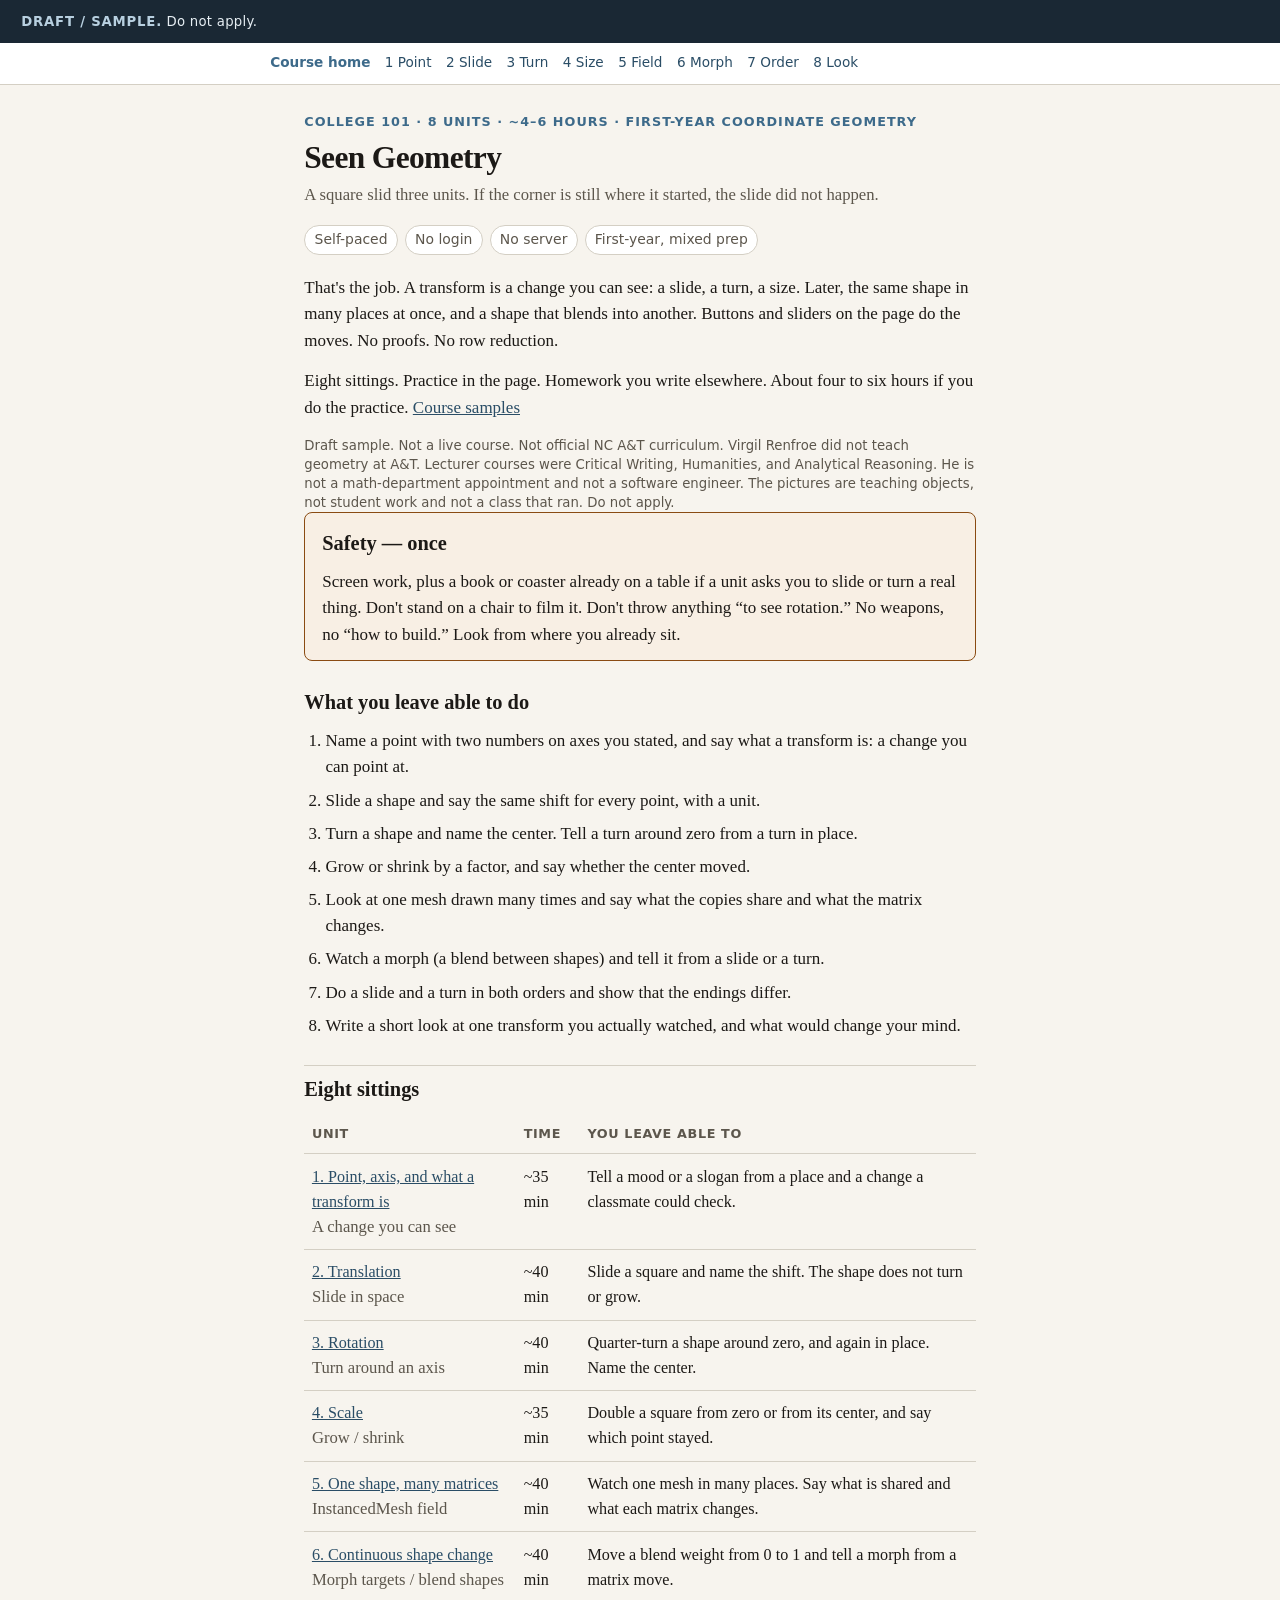
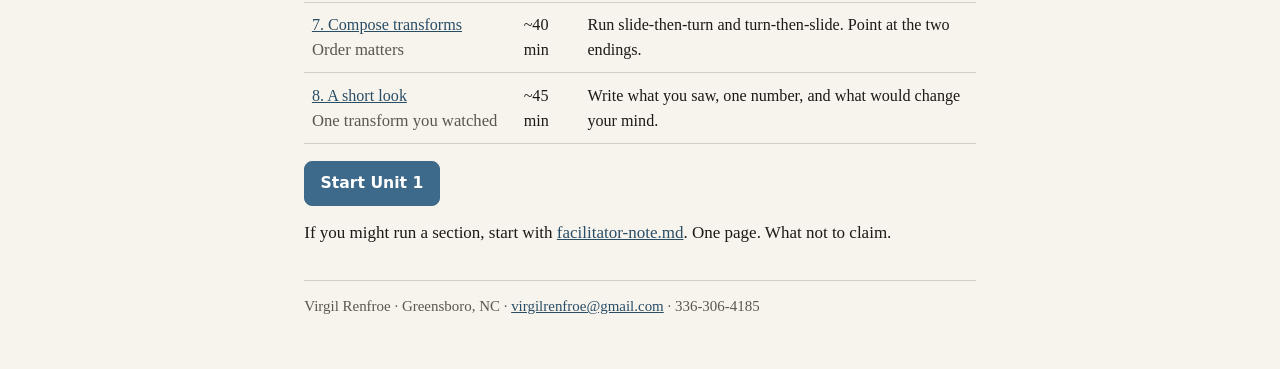
<file: seen-geometry/index.html>
<!DOCTYPE html>
<html lang="en">
<head>
<meta charset="utf-8" />
<meta name="viewport" content="width=device-width, initial-scale=1" />
<title>Seen Geometry — draft course sample · Virgil Renfroe</title>
<link rel="stylesheet" href="styles.css" />
</head>
<body>
<a class="skip" href="#main">Skip to content</a>
<div class="sample"><strong>Draft / sample.</strong> Do not apply.</div>
<div class="top"><nav class="course-nav" aria-label="Course">
  <a href="index.html" aria-current="page">Course home</a>
  <a href="unit-1.html">1 Point</a>
  <a href="unit-2.html">2 Slide</a>
  <a href="unit-3.html">3 Turn</a>
  <a href="unit-4.html">4 Size</a>
  <a href="unit-5.html">5 Field</a>
  <a href="unit-6.html">6 Morph</a>
  <a href="unit-7.html">7 Order</a>
  <a href="unit-8.html">8 Look</a>
</nav></div>
<article class="wrap" id="main">
  <p class="eyebrow">College 101 · 8 units · ~4–6 hours · first-year coordinate geometry</p>
  <h1>Seen Geometry</h1>
  <p class="lede">A square slid three units. If the corner is still where it started, the slide did not happen.</p>
  <div class="meta">
    <span class="chip">Self-paced</span>
    <span class="chip">No login</span>
    <span class="chip">No server</span>
    <span class="chip">First-year, mixed prep</span>
  </div>

  <div>
  <p>That's the job. A transform is a change you can see: a slide, a turn, a size. Later, the same shape in many places at once, and a shape that blends into another. Buttons and sliders on the page do the moves. No proofs. No row reduction.</p>
  <p>Eight sittings. Practice in the page. Homework you write elsewhere. About four to six hours if you do the practice. <a href="../index.html">Course samples</a></p>
  <p class="honesty">Draft sample. Not a live course. Not official NC A&amp;T curriculum. Virgil Renfroe did not teach geometry at A&amp;T. Lecturer courses were Critical Writing, Humanities, and Analytical Reasoning. He is not a math-department appointment and not a software engineer. The pictures are teaching objects, not student work and not a class that ran. Do not apply.</p>
  </div>

  <div class="safety">
    <h2>Safety — once</h2>
    <p style="margin-bottom:0">Screen work, plus a book or coaster already on a table if a unit asks you to slide or turn a real thing. Don't stand on a chair to film it. Don't throw anything “to see rotation.” No weapons, no “how to build.” Look from where you already sit.</p>
  </div>

  <h2>What you leave able to do</h2>
  <ol class="obj-list">
    <li>Name a point with two numbers on axes you stated, and say what a transform is: a change you can point at.</li>
    <li>Slide a shape and say the same shift for every point, with a unit.</li>
    <li>Turn a shape and name the center. Tell a turn around zero from a turn in place.</li>
    <li>Grow or shrink by a factor, and say whether the center moved.</li>
    <li>Look at one mesh drawn many times and say what the copies share and what the matrix changes.</li>
    <li>Watch a morph (a blend between shapes) and tell it from a slide or a turn.</li>
    <li>Do a slide and a turn in both orders and show that the endings differ.</li>
    <li>Write a short look at one transform you actually watched, and what would change your mind.</li>
  </ol>

  <h2>Eight sittings</h2>
  <table class="syllabus">
    <thead>
      <tr><th>Unit</th><th>Time</th><th>You leave able to</th></tr>
    </thead>
    <tbody>
      <tr>
        <td><a href="unit-1.html">1. Point, axis, and what a transform is</a><br /><span class="lede" style="margin:0">A change you can see</span></td>
        <td>~35 min</td>
        <td>Tell a mood or a slogan from a place and a change a classmate could check.</td>
      </tr>
      <tr>
        <td><a href="unit-2.html">2. Translation</a><br /><span class="lede" style="margin:0">Slide in space</span></td>
        <td>~40 min</td>
        <td>Slide a square and name the shift. The shape does not turn or grow.</td>
      </tr>
      <tr>
        <td><a href="unit-3.html">3. Rotation</a><br /><span class="lede" style="margin:0">Turn around an axis</span></td>
        <td>~40 min</td>
        <td>Quarter-turn a shape around zero, and again in place. Name the center.</td>
      </tr>
      <tr>
        <td><a href="unit-4.html">4. Scale</a><br /><span class="lede" style="margin:0">Grow / shrink</span></td>
        <td>~35 min</td>
        <td>Double a square from zero or from its center, and say which point stayed.</td>
      </tr>
      <tr>
        <td><a href="unit-5.html">5. One shape, many matrices</a><br /><span class="lede" style="margin:0">InstancedMesh field</span></td>
        <td>~40 min</td>
        <td>Watch one mesh in many places. Say what is shared and what each matrix changes.</td>
      </tr>
      <tr>
        <td><a href="unit-6.html">6. Continuous shape change</a><br /><span class="lede" style="margin:0">Morph targets / blend shapes</span></td>
        <td>~40 min</td>
        <td>Move a blend weight from 0 to 1 and tell a morph from a matrix move.</td>
      </tr>
      <tr>
        <td><a href="unit-7.html">7. Compose transforms</a><br /><span class="lede" style="margin:0">Order matters</span></td>
        <td>~40 min</td>
        <td>Run slide-then-turn and turn-then-slide. Point at the two endings.</td>
      </tr>
      <tr>
        <td><a href="unit-8.html">8. A short look</a><br /><span class="lede" style="margin:0">One transform you watched</span></td>
        <td>~45 min</td>
        <td>Write what you saw, one number, and what would change your mind.</td>
      </tr>
    </tbody>
  </table>

  <p><a class="btn primary" href="unit-1.html">Start Unit 1</a></p>

  <p>If you might run a section, start with <a href="facilitator-note.md">facilitator-note.md</a>. One page. What not to claim.</p>

  <footer>Virgil Renfroe · Greensboro, NC · <a href="mailto:virgilrenfroe@gmail.com">virgilrenfroe@gmail.com</a> · 336-306-4185</footer>
</article>
</body>
</html>
</file>
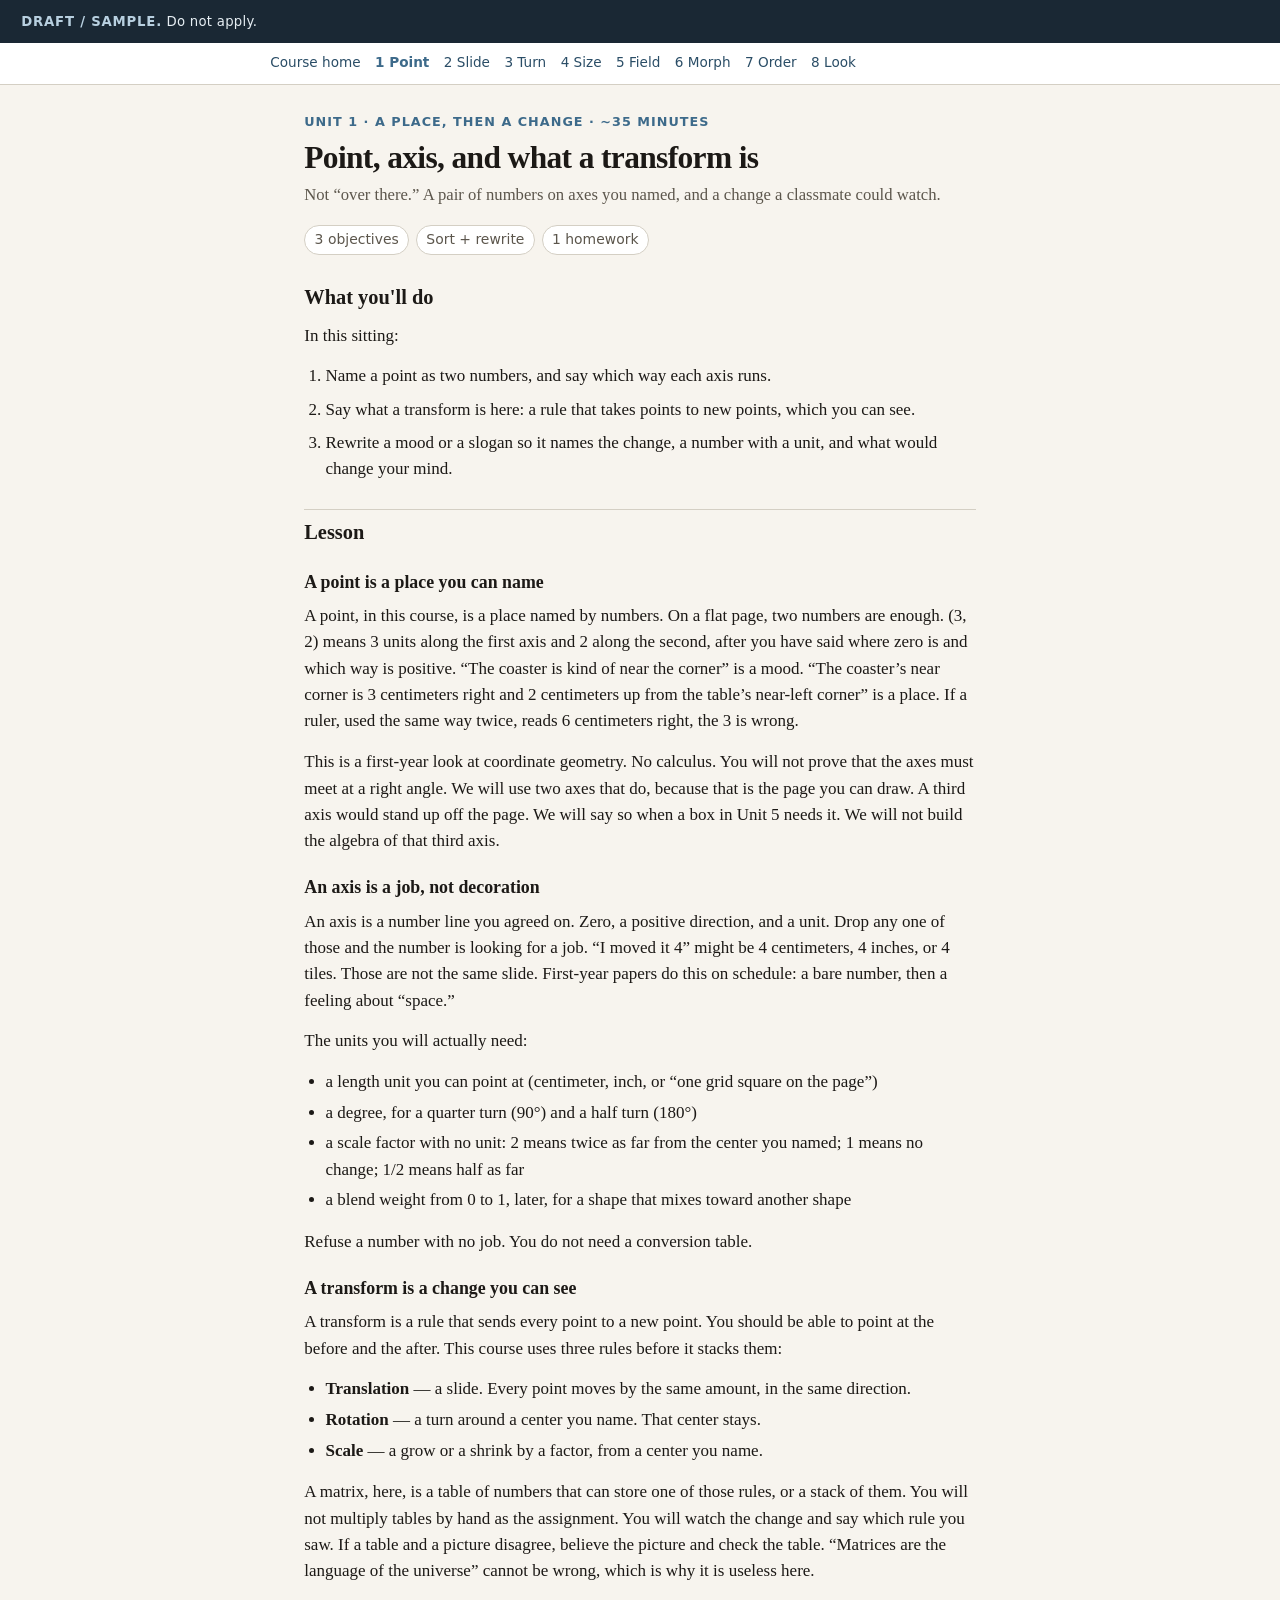
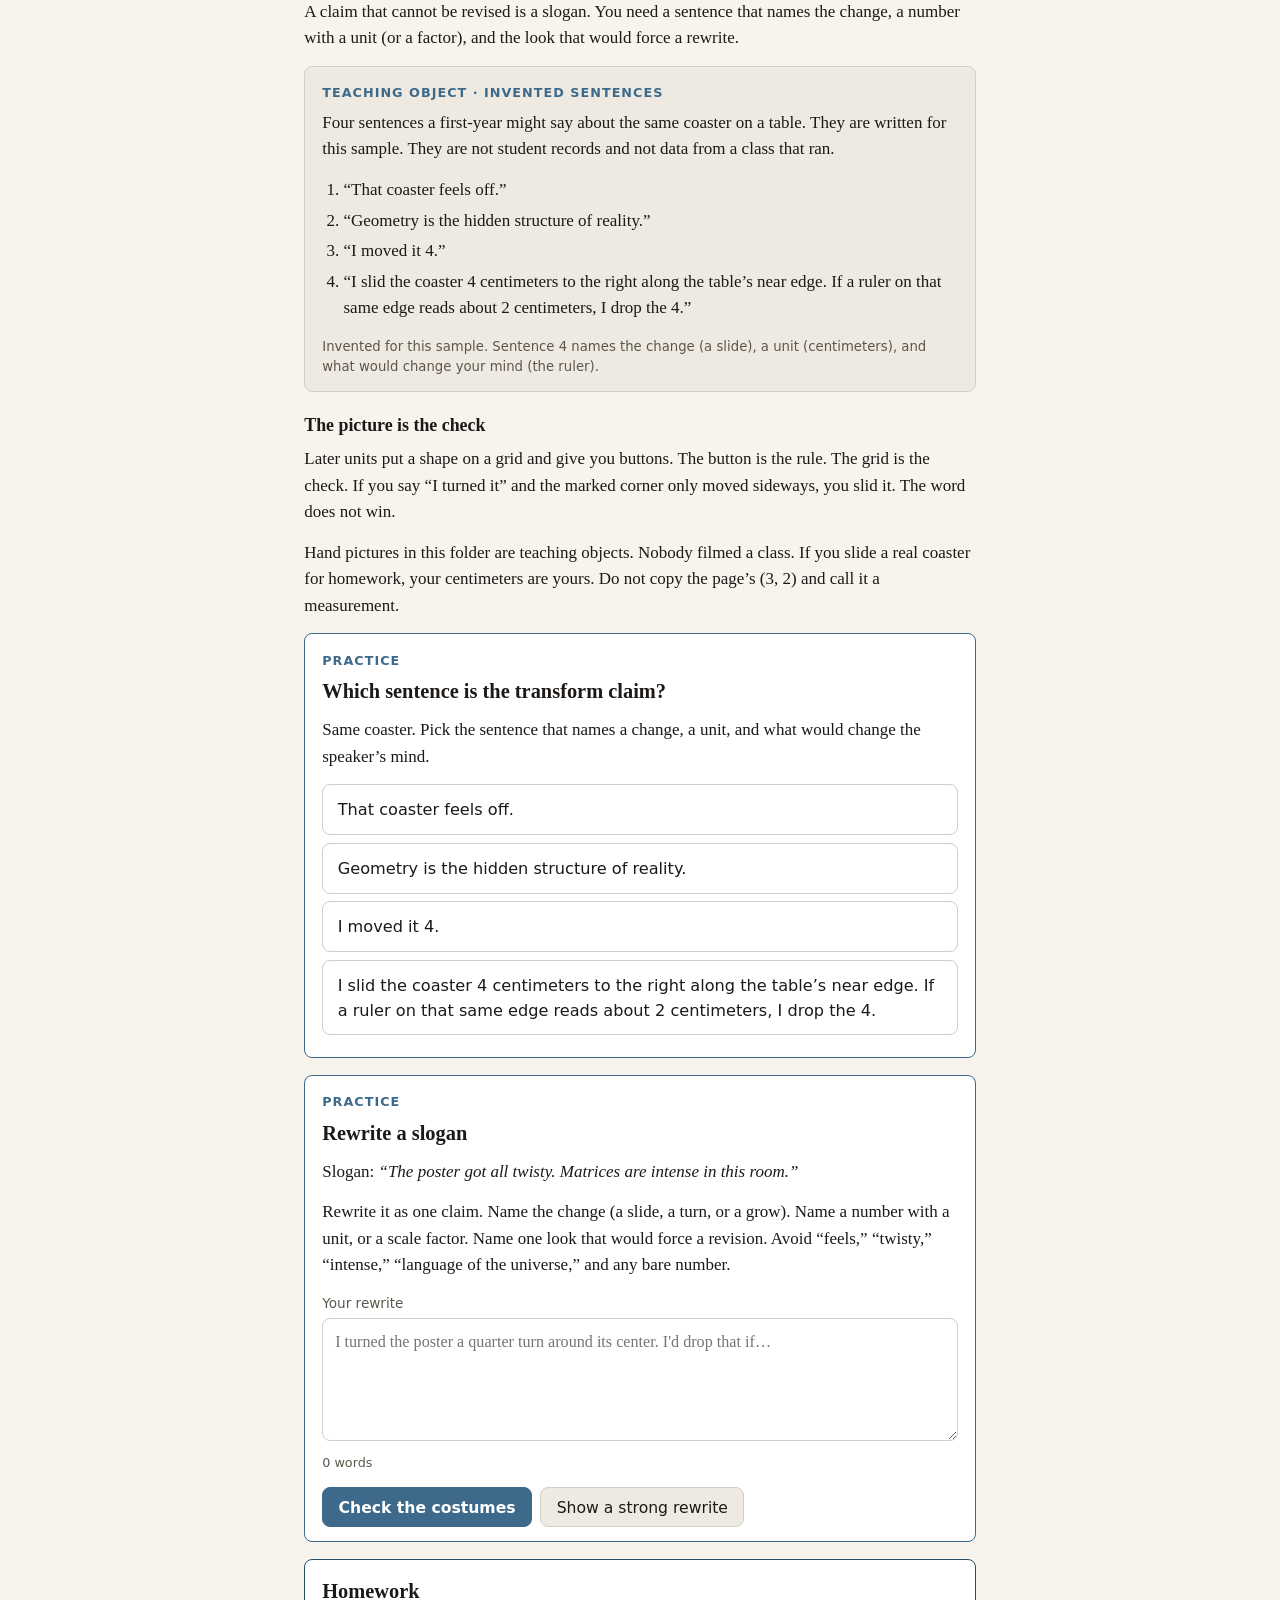
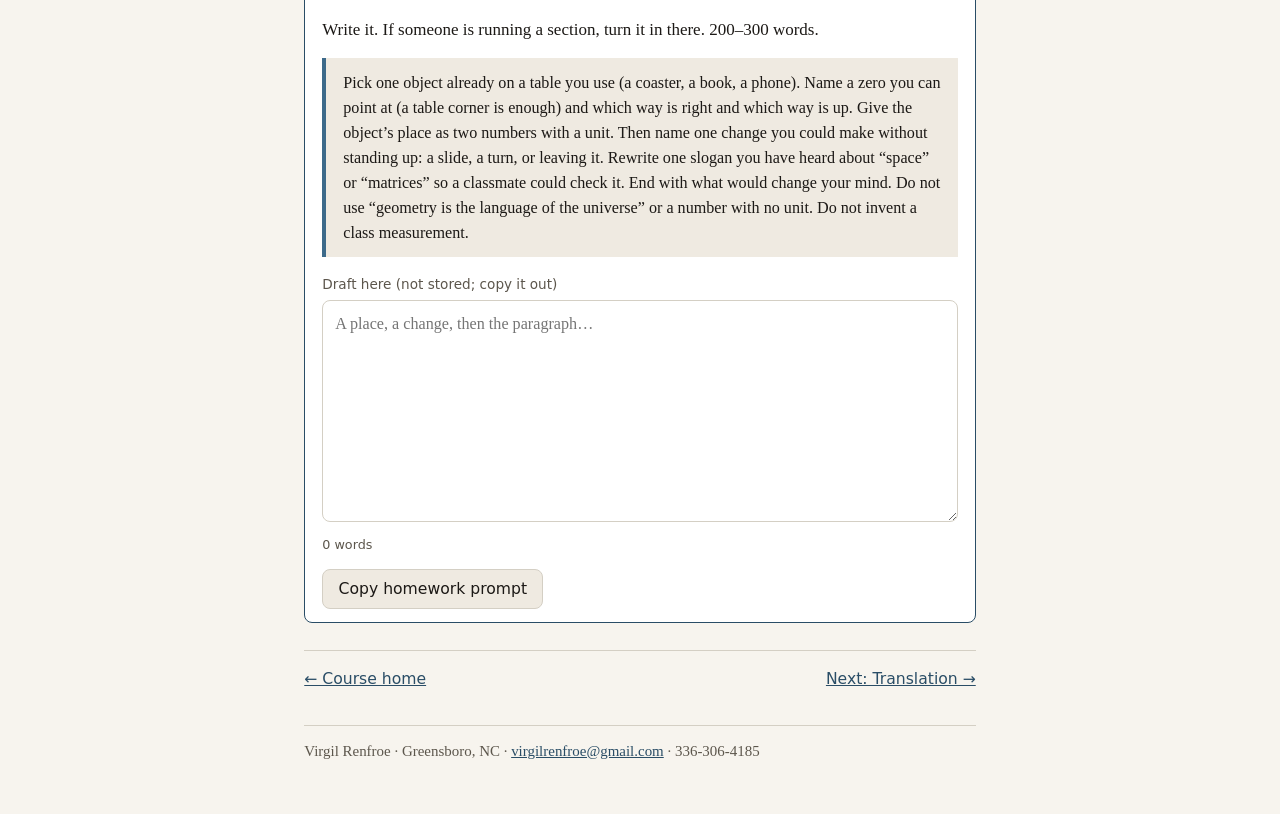
<file: seen-geometry/unit-1.html>
<!DOCTYPE html>
<html lang="en">
<head>
<meta charset="utf-8" />
<meta name="viewport" content="width=device-width, initial-scale=1" />
<title>Unit 1 · Point, axis, and what a transform is · Seen Geometry</title>
<link rel="stylesheet" href="styles.css" />
</head>
<body>
<a class="skip" href="#main">Skip to content</a>
<div class="sample"><strong>Draft / sample.</strong> Do not apply.</div>
<div class="top"><nav class="course-nav" aria-label="Course">
  <a href="index.html">Course home</a>
  <a href="unit-1.html" aria-current="page">1 Point</a>
  <a href="unit-2.html">2 Slide</a>
  <a href="unit-3.html">3 Turn</a>
  <a href="unit-4.html">4 Size</a>
  <a href="unit-5.html">5 Field</a>
  <a href="unit-6.html">6 Morph</a>
  <a href="unit-7.html">7 Order</a>
  <a href="unit-8.html">8 Look</a>
</nav></div>
<article class="wrap" id="main">

  <p class="eyebrow">Unit 1 · A place, then a change · ~35 minutes</p>
  <h1>Point, axis, and what a transform is</h1>
  <p class="lede">Not “over there.” A pair of numbers on axes you named, and a change a classmate could watch.</p>
  <div class="meta">
    <span class="chip">3 objectives</span>
    <span class="chip">Sort + rewrite</span>
    <span class="chip">1 homework</span>
  </div>

  <h2>What you'll do</h2>
  <p>In this sitting:</p>
  <ol class="obj-list">
    <li>Name a point as two numbers, and say which way each axis runs.</li>
    <li>Say what a transform is here: a rule that takes points to new points, which you can see.</li>
    <li>Rewrite a mood or a slogan so it names the change, a number with a unit, and what would change your mind.</li>
  </ol>

  <h2>Lesson</h2>
  <h3>A point is a place you can name</h3>
  <p>A point, in this course, is a place named by numbers. On a flat page, two numbers are enough. (3, 2) means 3 units along the first axis and 2 along the second, after you have said where zero is and which way is positive. “The coaster is kind of near the corner” is a mood. “The coaster’s near corner is 3 centimeters right and 2 centimeters up from the table’s near-left corner” is a place. If a ruler, used the same way twice, reads 6 centimeters right, the 3 is wrong.</p>
  <p>This is a first-year look at coordinate geometry. No calculus. You will not prove that the axes must meet at a right angle. We will use two axes that do, because that is the page you can draw. A third axis would stand up off the page. We will say so when a box in Unit 5 needs it. We will not build the algebra of that third axis.</p>

  <h3>An axis is a job, not decoration</h3>
  <p>An axis is a number line you agreed on. Zero, a positive direction, and a unit. Drop any one of those and the number is looking for a job. “I moved it 4” might be 4 centimeters, 4 inches, or 4 tiles. Those are not the same slide. First-year papers do this on schedule: a bare number, then a feeling about “space.”</p>
  <p>The units you will actually need:</p>
  <ul>
    <li>a length unit you can point at (centimeter, inch, or “one grid square on the page”)</li>
    <li>a degree, for a quarter turn (90°) and a half turn (180°)</li>
    <li>a scale factor with no unit: 2 means twice as far from the center you named; 1 means no change; 1/2 means half as far</li>
    <li>a blend weight from 0 to 1, later, for a shape that mixes toward another shape</li>
  </ul>
  <p>Refuse a number with no job. You do not need a conversion table.</p>

  <h3>A transform is a change you can see</h3>
  <p>A transform is a rule that sends every point to a new point. You should be able to point at the before and the after. This course uses three rules before it stacks them:</p>
  <ul>
    <li><strong>Translation</strong> — a slide. Every point moves by the same amount, in the same direction.</li>
    <li><strong>Rotation</strong> — a turn around a center you name. That center stays.</li>
    <li><strong>Scale</strong> — a grow or a shrink by a factor, from a center you name.</li>
  </ul>
  <p>A matrix, here, is a table of numbers that can store one of those rules, or a stack of them. You will not multiply tables by hand as the assignment. You will watch the change and say which rule you saw. If a table and a picture disagree, believe the picture and check the table. “Matrices are the language of the universe” cannot be wrong, which is why it is useless here.</p>
  <p>A claim that cannot be revised is a slogan. You need a sentence that names the change, a number with a unit (or a factor), and the look that would force a rewrite.</p>

  <div class="source">
    <p class="eyebrow">Teaching object · invented sentences</p>
    <p>Four sentences a first-year might say about the same coaster on a table. They are written for this sample. They are not student records and not data from a class that ran.</p>
    <ol>
      <li>“That coaster feels off.”</li>
      <li>“Geometry is the hidden structure of reality.”</li>
      <li>“I moved it 4.”</li>
      <li>“I slid the coaster 4 centimeters to the right along the table’s near edge. If a ruler on that same edge reads about 2 centimeters, I drop the 4.”</li>
    </ol>
    <p class="attribution" style="margin-bottom:0">Invented for this sample. Sentence 4 names the change (a slide), a unit (centimeters), and what would change your mind (the ruler).</p>
  </div>

  <h3>The picture is the check</h3>
  <p>Later units put a shape on a grid and give you buttons. The button is the rule. The grid is the check. If you say “I turned it” and the marked corner only moved sideways, you slid it. The word does not win.</p>
  <p>Hand pictures in this folder are teaching objects. Nobody filmed a class. If you slide a real coaster for homework, your centimeters are yours. Do not copy the page’s (3, 2) and call it a measurement.</p>

  <div class="practice" id="p-sort">
    <p class="eyebrow">Practice</p>
    <h2>Which sentence is the transform claim?</h2>
    <p>Same coaster. Pick the sentence that names a change, a unit, and what would change the speaker’s mind.</p>
    <div id="q-box"></div>
    <div class="feedback" id="q-fb" role="status"></div>
  </div>

  <div class="practice" id="p-rewrite">
    <p class="eyebrow">Practice</p>
    <h2>Rewrite a slogan</h2>
    <p>Slogan: <em>“The poster got all twisty. Matrices are intense in this room.”</em></p>
    <p>Rewrite it as one claim. Name the change (a slide, a turn, or a grow). Name a number with a unit, or a scale factor. Name one look that would force a revision. Avoid “feels,” “twisty,” “intense,” “language of the universe,” and any bare number.</p>
    <label class="field" for="rewrite">Your rewrite</label>
    <textarea id="rewrite" rows="4" placeholder="I turned the poster a quarter turn around its center. I'd drop that if…"></textarea>
    <p class="wc" id="rwc"></p>
    <div class="actions">
      <button type="button" class="btn primary" id="rw-check">Check the costumes</button>
      <button type="button" class="btn" id="rw-show">Show a strong rewrite</button>
    </div>
    <div class="feedback" id="rw-fb" role="status"></div>
    <div class="feedback" id="rw-strong"></div>
  </div>

  <div class="homework">
    <h2>Homework</h2>
    <p>Write it. If someone is running a section, turn it in there. 200–300 words.</p>
    <blockquote class="prompt">Pick one object already on a table you use (a coaster, a book, a phone). Name a zero you can point at (a table corner is enough) and which way is right and which way is up. Give the object’s place as two numbers with a unit. Then name one change you could make without standing up: a slide, a turn, or leaving it. Rewrite one slogan you have heard about “space” or “matrices” so a classmate could check it. End with what would change your mind. Do not use “geometry is the language of the universe” or a number with no unit. Do not invent a class measurement.</blockquote>
    <label class="field" for="hw1">Draft here (not stored; copy it out)</label>
    <textarea id="hw1" rows="8" placeholder="A place, a change, then the paragraph…"></textarea>
    <p class="wc" id="hw1wc"></p>
    <div class="actions">
      <button type="button" class="btn" id="copyHw">Copy homework prompt</button>
    </div>
  </div>

  <nav class="pager" aria-label="Unit">
    <a href="index.html">← Course home</a>
    <a href="unit-2.html">Next: Translation →</a>
  </nav>

  <footer>Virgil Renfroe · Greensboro, NC · <a href="mailto:virgilrenfroe@gmail.com">virgilrenfroe@gmail.com</a> · 336-306-4185</footer>
</article>
<script>
function copyHw(btnId) {
  const btn = document.getElementById(btnId);
  if (!btn) return;
  btn.addEventListener("click", async () => {
    const t = document.querySelector("blockquote.prompt").textContent;
    try { await navigator.clipboard.writeText(t); btn.textContent = "Copied"; }
    catch (_) { btn.textContent = "Select the prompt to copy"; }
  });
}
function wordCount(taId, outId) {
  const ta = document.getElementById(taId);
  const out = document.getElementById(outId);
  if (!ta || !out) return;
  const upd = () => {
    const n = ta.value.trim() ? ta.value.trim().split(/\s+/).length : 0;
    out.textContent = n + " word" + (n === 1 ? "" : "s");
  };
  ta.addEventListener("input", upd);
  upd();
}
(function () {
  const opts = [
    { t: "That coaster feels off.", ok: false, fb: "Feeling. A feeling is data about you, not a place on the table. The coaster is still there if you are not bothered." },
    { t: "Geometry is the hidden structure of reality.", ok: false, fb: "Slogan. It cannot be wrong, which is why it cannot be checked. No change, no unit, nothing that would change your mind." },
    { t: "I moved it 4.", ok: false, fb: "A number looking for a job. Four centimeters and four tiles are not the same slide. No unit, and you didn't say what would change your mind." },
    { t: "I slid the coaster 4 centimeters to the right along the table’s near edge. If a ruler on that same edge reads about 2 centimeters, I drop the 4.", ok: true, fb: "Yes. A slide, a unit (centimeters), a direction, and what would change your mind (the ruler). A measurement can refuse it." }
  ];
  const box = document.getElementById("q-box");
  const fb = document.getElementById("q-fb");
  opts.forEach((o) => {
    const b = document.createElement("button");
    b.type = "button";
    b.className = "choice";
    b.textContent = o.t;
    b.addEventListener("click", () => {
      [...box.querySelectorAll(".choice")].forEach(c => c.disabled = true);
      b.classList.add(o.ok ? "correct" : "wrong");
      opts.forEach((oo, j) => { if (oo.ok) box.children[j].classList.add("correct"); });
      fb.className = "feedback show " + (o.ok ? "ok" : "bad");
      fb.textContent = o.fb;
    });
    box.appendChild(b);
  });

  wordCount("rewrite", "rwc");
  document.getElementById("rw-check").addEventListener("click", () => {
    const t = document.getElementById("rewrite").value.trim();
    const fb = document.getElementById("rw-fb");
    if (!t) { fb.className = "feedback show bad"; fb.textContent = "Write a rewrite first."; return; }
    const low = t.toLowerCase();
    const hits = [];
    if (/feel|feels|felt|intense|twisty|crazy/.test(low)) hits.push("feeling language (feels / intense / twisty)");
    if (/universe|hidden structure|language of|fundamental/.test(low)) hits.push("slogan");
    if (/\d/.test(t) && !/\b(cm|centimeter|centimeters|in|inch|inches|degree|degrees|°|quarter|half|grid|unit|units|factor)\b/i.test(t)) hits.push("a number with no unit or factor");
    if (!/if|drop|change my mind|revise|wrong if|would/.test(low)) hits.push("you didn't say what would change your mind");
    const words = t.split(/\s+/).length;
    if (words < 12) hits.push("too short to name a change, a number, and what would change your mind");
    if (!/slid|slide|turn|turned|rotat|grew|grow|shrink|scale|quarter/.test(low)) hits.push("name the change: slide, turn, or grow");
    if (hits.length === 0) {
      fb.className = "feedback show ok";
      fb.textContent = "No slogan costumes in the wording. Now the test this page cannot grade: could a classmate check you with a ruler, a corner of the poster, or the grid on a later unit? If they can only say “No, matrices aren’t intense,” you still have a souvenir.";
    } else {
      fb.className = "feedback show bad";
      fb.textContent = "Costumes still on the sentence: " + hits.join("; ") + ". Strip those. Change, number, what would change your mind.";
    }
  });
  document.getElementById("rw-show").addEventListener("click", () => {
    const el = document.getElementById("rw-strong");
    el.className = "feedback show ok";
    el.textContent = "A strong rewrite: “I turned the poster a quarter turn clockwise around the pushpin at its center. A corner that started at the top should end at the right. I'd drop ‘quarter turn’ if that corner landed closer to the top than to the right.” Change (a turn), center (the pushpin), unit (a quarter turn), what would change your mind (where the corner lands). The room did not become “more matrix.”";
  });
  copyHw("copyHw");
  wordCount("hw1", "hw1wc");
})();
</script>
</body>
</html>
</file>
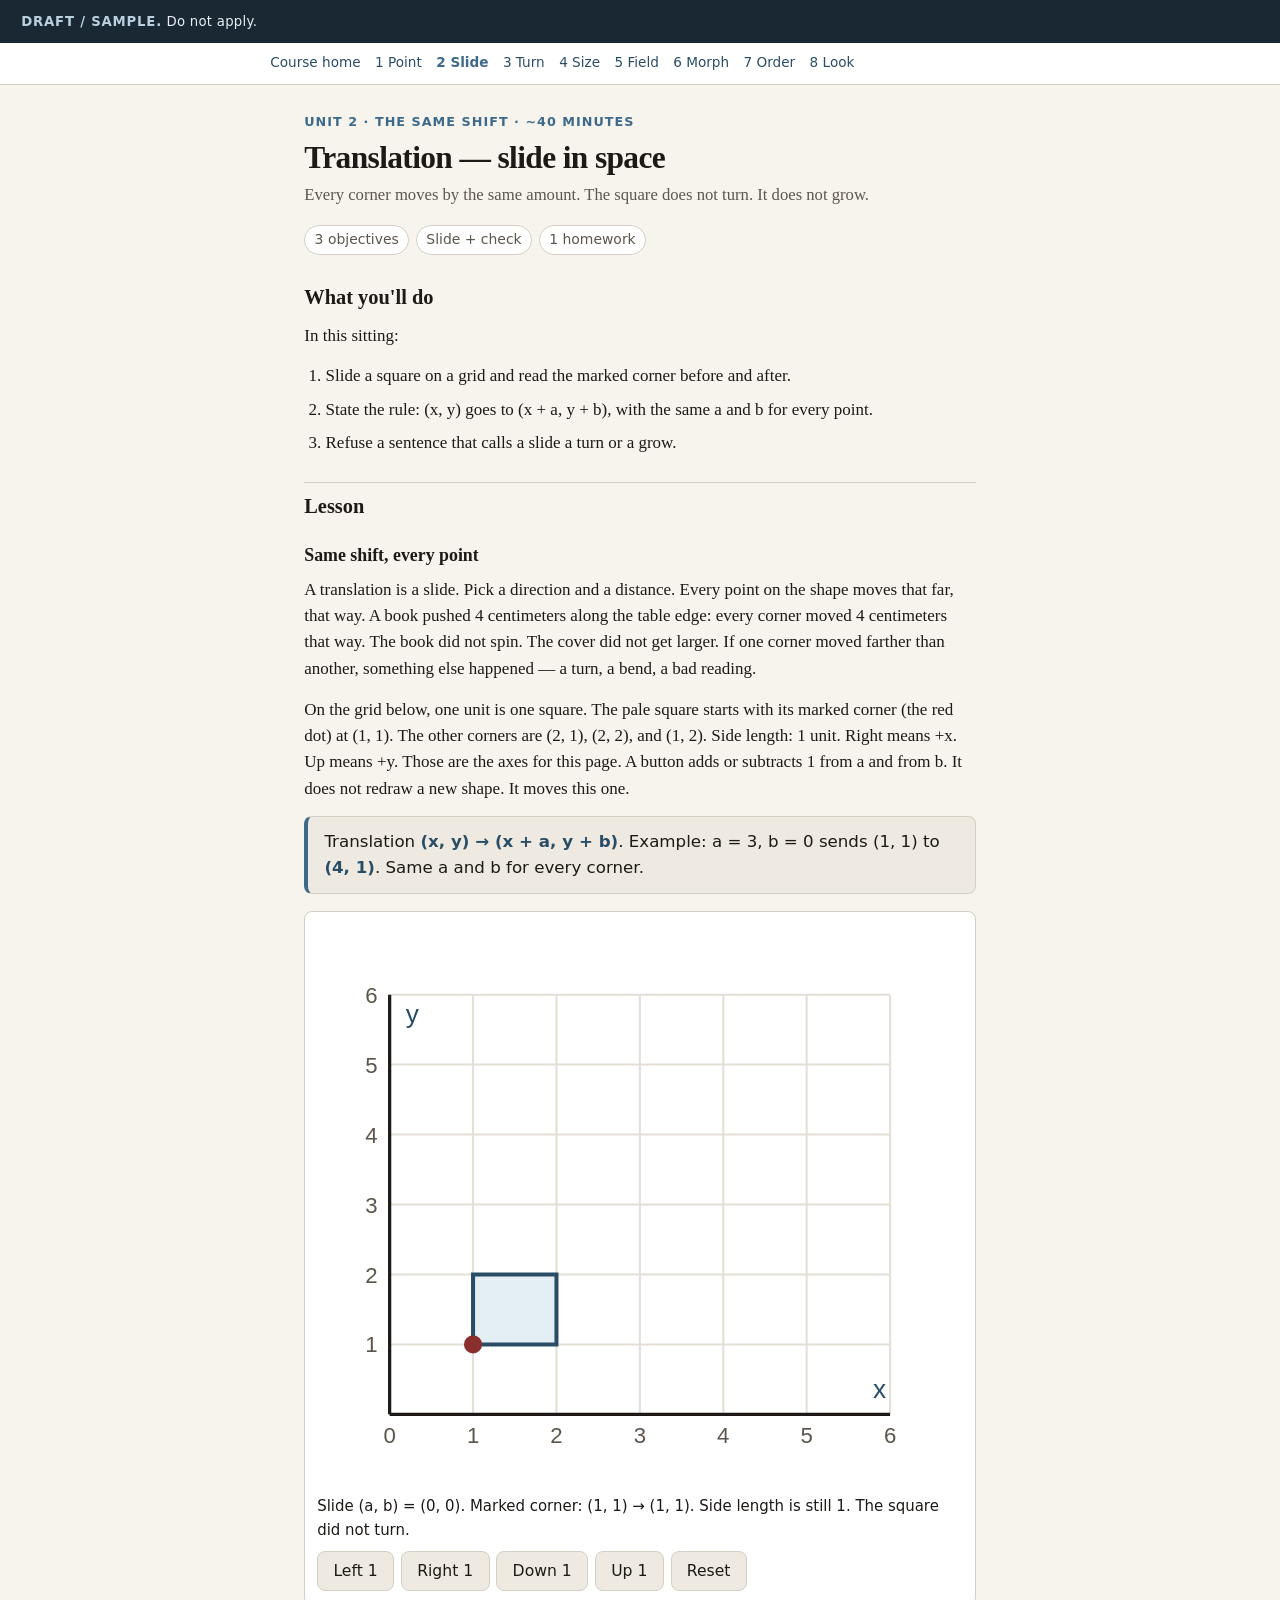
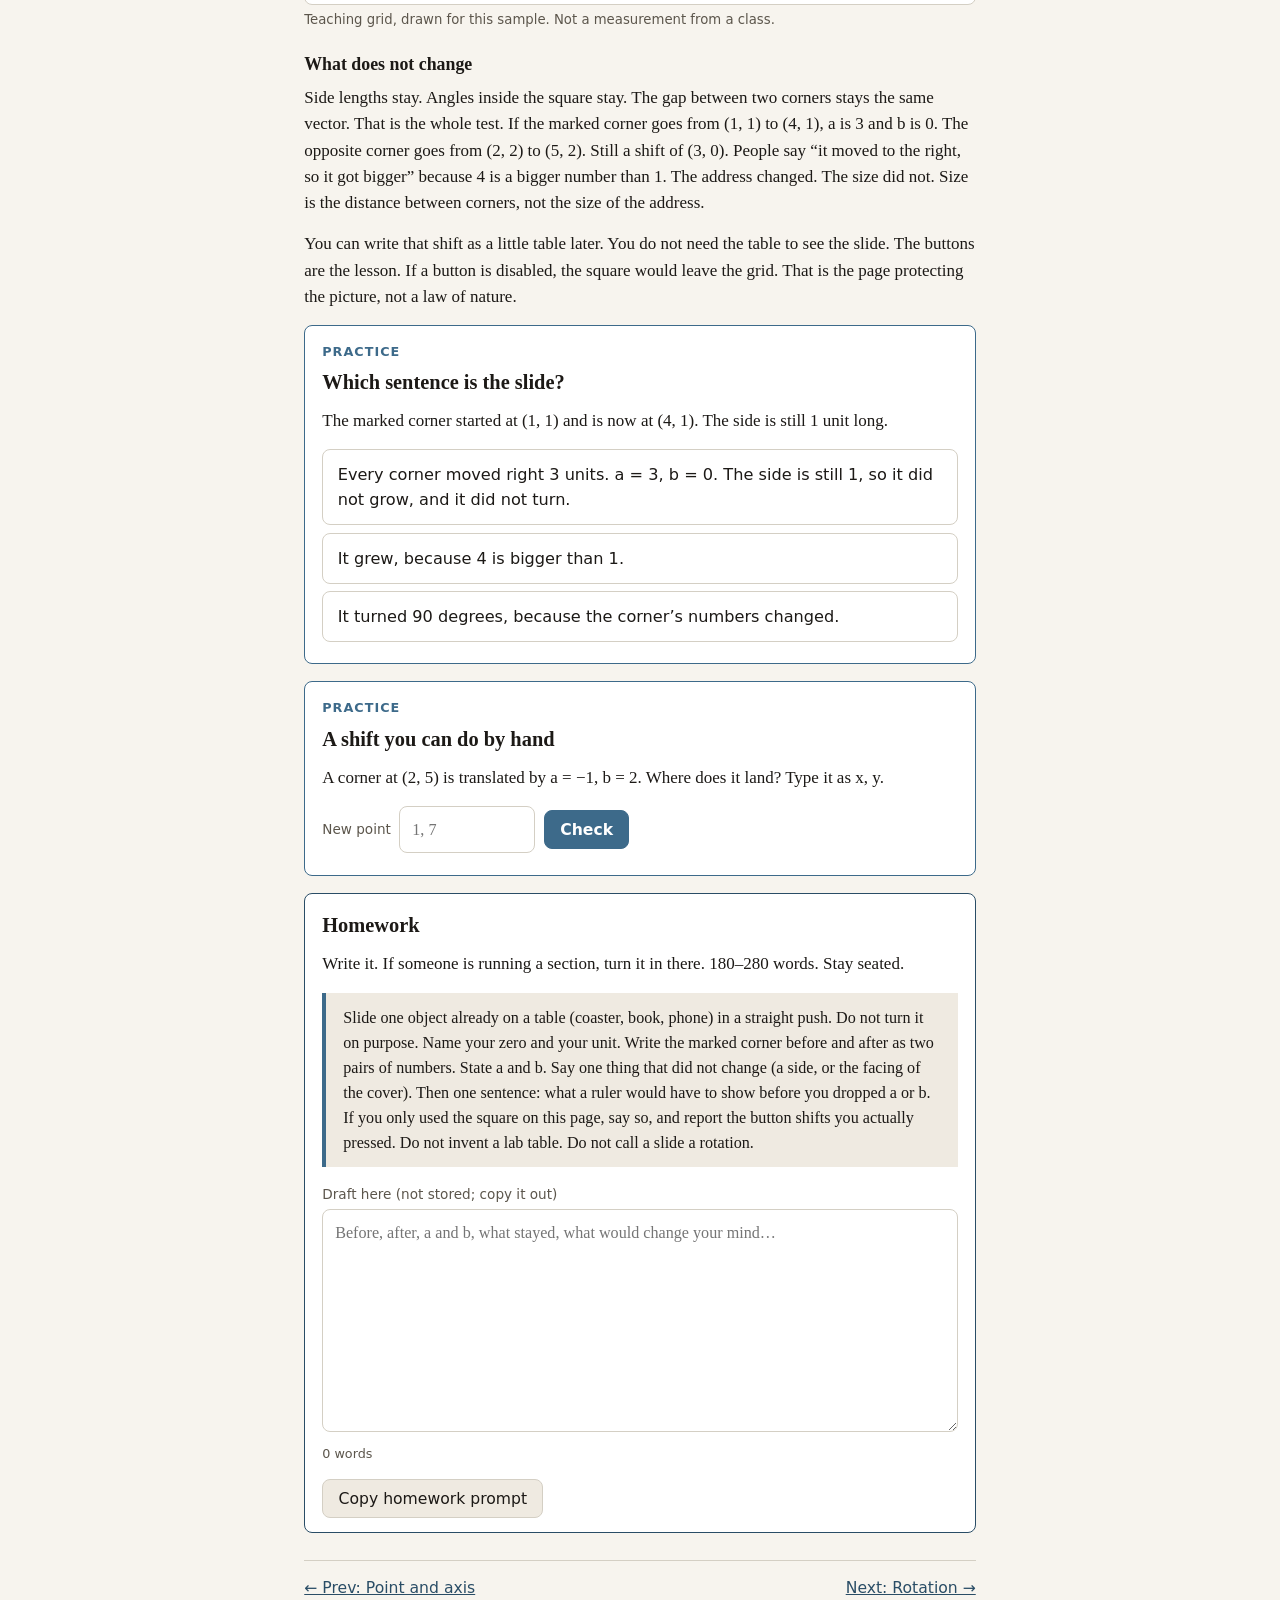
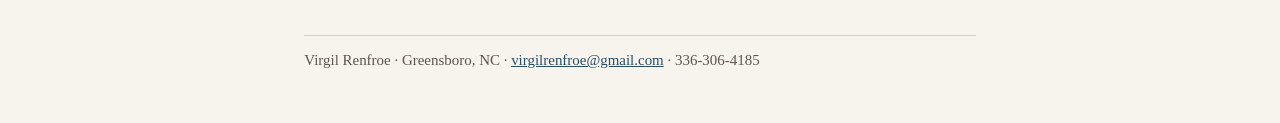
<file: seen-geometry/unit-2.html>
<!DOCTYPE html>
<html lang="en">
<head>
<meta charset="utf-8" />
<meta name="viewport" content="width=device-width, initial-scale=1" />
<title>Unit 2 · Translation · Seen Geometry</title>
<link rel="stylesheet" href="styles.css" />
</head>
<body>
<a class="skip" href="#main">Skip to content</a>
<div class="sample"><strong>Draft / sample.</strong> Do not apply.</div>
<div class="top"><nav class="course-nav" aria-label="Course">
  <a href="index.html">Course home</a>
  <a href="unit-1.html">1 Point</a>
  <a href="unit-2.html" aria-current="page">2 Slide</a>
  <a href="unit-3.html">3 Turn</a>
  <a href="unit-4.html">4 Size</a>
  <a href="unit-5.html">5 Field</a>
  <a href="unit-6.html">6 Morph</a>
  <a href="unit-7.html">7 Order</a>
  <a href="unit-8.html">8 Look</a>
</nav></div>
<article class="wrap" id="main">

  <p class="eyebrow">Unit 2 · The same shift · ~40 minutes</p>
  <h1>Translation — slide in space</h1>
  <p class="lede">Every corner moves by the same amount. The square does not turn. It does not grow.</p>
  <div class="meta">
    <span class="chip">3 objectives</span>
    <span class="chip">Slide + check</span>
    <span class="chip">1 homework</span>
  </div>

  <h2>What you'll do</h2>
  <p>In this sitting:</p>
  <ol class="obj-list">
    <li>Slide a square on a grid and read the marked corner before and after.</li>
    <li>State the rule: (x, y) goes to (x + a, y + b), with the same a and b for every point.</li>
    <li>Refuse a sentence that calls a slide a turn or a grow.</li>
  </ol>

  <h2>Lesson</h2>
  <h3>Same shift, every point</h3>
  <p>A translation is a slide. Pick a direction and a distance. Every point on the shape moves that far, that way. A book pushed 4 centimeters along the table edge: every corner moved 4 centimeters that way. The book did not spin. The cover did not get larger. If one corner moved farther than another, something else happened — a turn, a bend, a bad reading.</p>
  <p>On the grid below, one unit is one square. The pale square starts with its marked corner (the red dot) at (1, 1). The other corners are (2, 1), (2, 2), and (1, 2). Side length: 1 unit. Right means +x. Up means +y. Those are the axes for this page. A button adds or subtracts 1 from a and from b. It does not redraw a new shape. It moves this one.</p>

  <div class="formula">Translation <strong>(x, y) → (x + a, y + b)</strong>. Example: a = 3, b = 0 sends (1, 1) to <strong>(4, 1)</strong>. Same a and b for every corner.</div>

  <div class="plane" id="p-plane">
    <svg id="plane2" viewBox="0 0 320 280" role="img" aria-labelledby="plane2cap">
      <title id="plane2cap">Grid from 0 to 6. A square slides. The red dot is the marked corner.</title>
      <g data-grid></g>
      <polygon data-shape fill="#e3eef5" stroke="#2a4d66" stroke-width="2"></polygon>
      <circle data-mark r="4.5" fill="#8b2e2e"></circle>
    </svg>
    <p class="readout" id="read2" aria-live="polite"></p>
    <div class="btn-row">
      <button type="button" class="btn" id="left">Left 1</button>
      <button type="button" class="btn" id="right">Right 1</button>
      <button type="button" class="btn" id="down">Down 1</button>
      <button type="button" class="btn" id="up">Up 1</button>
      <button type="button" class="btn" id="reset">Reset</button>
    </div>
  </div>
  <p class="attribution">Teaching grid, drawn for this sample. Not a measurement from a class.</p>

  <h3>What does not change</h3>
  <p>Side lengths stay. Angles inside the square stay. The gap between two corners stays the same vector. That is the whole test. If the marked corner goes from (1, 1) to (4, 1), a is 3 and b is 0. The opposite corner goes from (2, 2) to (5, 2). Still a shift of (3, 0). People say “it moved to the right, so it got bigger” because 4 is a bigger number than 1. The address changed. The size did not. Size is the distance between corners, not the size of the address.</p>
  <p>You can write that shift as a little table later. You do not need the table to see the slide. The buttons are the lesson. If a button is disabled, the square would leave the grid. That is the page protecting the picture, not a law of nature.</p>

  <div class="practice" id="p-which">
    <p class="eyebrow">Practice</p>
    <h2>Which sentence is the slide?</h2>
    <p>The marked corner started at (1, 1) and is now at (4, 1). The side is still 1 unit long.</p>
    <div id="s-box"></div>
    <div class="feedback" id="s-fb" role="status"></div>
  </div>

  <div class="practice" id="p-num">
    <p class="eyebrow">Practice</p>
    <h2>A shift you can do by hand</h2>
    <p>A corner at (2, 5) is translated by a = −1, b = 2. Where does it land? Type it as x, y.</p>
    <div class="numrow">
      <label class="field" for="land" style="margin:0">New point</label>
      <input type="text" id="land" inputmode="text" placeholder="1, 7" />
      <button type="button" class="btn primary" id="land-check">Check</button>
    </div>
    <div class="feedback" id="land-fb" role="status"></div>
  </div>

  <div class="homework">
    <h2>Homework</h2>
    <p>Write it. If someone is running a section, turn it in there. 180–280 words. Stay seated.</p>
    <blockquote class="prompt">Slide one object already on a table (coaster, book, phone) in a straight push. Do not turn it on purpose. Name your zero and your unit. Write the marked corner before and after as two pairs of numbers. State a and b. Say one thing that did not change (a side, or the facing of the cover). Then one sentence: what a ruler would have to show before you dropped a or b. If you only used the square on this page, say so, and report the button shifts you actually pressed. Do not invent a lab table. Do not call a slide a rotation.</blockquote>
    <label class="field" for="hw2">Draft here (not stored; copy it out)</label>
    <textarea id="hw2" rows="8" placeholder="Before, after, a and b, what stayed, what would change your mind…"></textarea>
    <p class="wc" id="hw2wc"></p>
    <div class="actions">
      <button type="button" class="btn" id="copyHw">Copy homework prompt</button>
    </div>
  </div>

  <nav class="pager" aria-label="Unit">
    <a href="unit-1.html">← Prev: Point and axis</a>
    <a href="unit-3.html">Next: Rotation →</a>
  </nav>

  <footer>Virgil Renfroe · Greensboro, NC · <a href="mailto:virgilrenfroe@gmail.com">virgilrenfroe@gmail.com</a> · 336-306-4185</footer>
</article>
<script>
function copyHw(btnId) {
  const btn = document.getElementById(btnId);
  if (!btn) return;
  btn.addEventListener("click", async () => {
    const t = document.querySelector("blockquote.prompt").textContent;
    try { await navigator.clipboard.writeText(t); btn.textContent = "Copied"; }
    catch (_) { btn.textContent = "Select the prompt to copy"; }
  });
}
function wordCount(taId, outId) {
  const ta = document.getElementById(taId);
  const out = document.getElementById(outId);
  if (!ta || !out) return;
  const upd = () => {
    const n = ta.value.trim() ? ta.value.trim().split(/\s+/).length : 0;
    out.textContent = n + " word" + (n === 1 ? "" : "s");
  };
  ta.addEventListener("input", upd);
  upd();
}
function choices(boxId, fbId, opts) {
  const box = document.getElementById(boxId);
  const fb = document.getElementById(fbId);
  opts.forEach((o) => {
    const b = document.createElement("button");
    b.type = "button";
    b.className = "choice";
    b.textContent = o.t;
    b.addEventListener("click", () => {
      [...box.querySelectorAll(".choice")].forEach(c => c.disabled = true);
      b.classList.add(o.ok ? "correct" : "wrong");
      opts.forEach((oo, j) => { if (oo.ok) box.children[j].classList.add("correct"); });
      fb.className = "feedback show " + (o.ok ? "ok" : "bad");
      fb.textContent = o.fb;
    });
    box.appendChild(b);
  });
}
function mountPlane(svg, bounds) {
  const NS = "http://www.w3.org/2000/svg";
  const W = 320, H = 280, pad = 36;
  const { xMin, xMax, yMin, yMax } = bounds;
  const X = (x) => pad + (x - xMin) / (xMax - xMin) * (W - 2 * pad);
  const Y = (y) => H - pad - (y - yMin) / (yMax - yMin) * (H - 2 * pad);
  const g = svg.querySelector("[data-grid]");
  g.replaceChildren();
  const el = (name, attrs) => {
    const n = document.createElementNS(NS, name);
    for (const k in attrs) n.setAttribute(k, attrs[k]);
    return n;
  };
  for (let x = xMin; x <= xMax; x++) {
    g.appendChild(el("line", { x1: X(x), y1: Y(yMin), x2: X(x), y2: Y(yMax), stroke: "#e4dfd6", "stroke-width": "1" }));
  }
  for (let y = yMin; y <= yMax; y++) {
    g.appendChild(el("line", { x1: X(xMin), y1: Y(y), x2: X(xMax), y2: Y(y), stroke: "#e4dfd6", "stroke-width": "1" }));
  }
  g.appendChild(el("line", { x1: X(xMin), y1: Y(0), x2: X(xMax), y2: Y(0), stroke: "#1c1916", "stroke-width": "1.6" }));
  g.appendChild(el("line", { x1: X(0), y1: Y(yMin), x2: X(0), y2: Y(yMax), stroke: "#1c1916", "stroke-width": "1.6" }));
  for (let x = xMin; x <= xMax; x++) {
    const t = el("text", { x: X(x), y: Math.min(H - 8, Y(0) + 14), "text-anchor": "middle", fill: "#5c564c", "font-size": "11", "font-family": "Segoe UI, sans-serif" });
    t.textContent = String(x);
    g.appendChild(t);
  }
  for (let y = yMin; y <= yMax; y++) {
    if (y === 0) continue;
    const t = el("text", { x: X(0) - 6, y: Y(y) + 4, "text-anchor": "end", fill: "#5c564c", "font-size": "11", "font-family": "Segoe UI, sans-serif" });
    t.textContent = String(y);
    g.appendChild(t);
  }
  const hx = el("text", { x: X(xMax) - 2, y: Y(0) - 8, "text-anchor": "end", fill: "#2a4d66", "font-size": "13", "font-family": "Segoe UI, sans-serif" });
  hx.textContent = "x";
  g.appendChild(hx);
  const hy = el("text", { x: X(0) + 8, y: Y(yMax) + 14, fill: "#2a4d66", "font-size": "13", "font-family": "Segoe UI, sans-serif" });
  hy.textContent = "y";
  g.appendChild(hy);
  return { X, Y };
}
(function () {
  const svg = document.getElementById("plane2");
  const map = mountPlane(svg, { xMin: 0, xMax: 6, yMin: 0, yMax: 6 });
  const shape = svg.querySelector("[data-shape]");
  const mark = svg.querySelector("[data-mark]");
  const read = document.getElementById("read2");
  const base = [[1, 1], [2, 1], [2, 2], [1, 2]];
  let a = 0, b = 0;
  function draw() {
    const pts = base.map(([x, y]) => [x + a, y + b]);
    shape.setAttribute("points", pts.map((p) => map.X(p[0]) + "," + map.Y(p[1])).join(" "));
    mark.setAttribute("cx", map.X(pts[0][0]));
    mark.setAttribute("cy", map.Y(pts[0][1]));
    read.textContent = "Slide (a, b) = (" + a + ", " + b + "). Marked corner: (1, 1) → (" + (1 + a) + ", " + (1 + b) + "). Side length is still 1. The square did not turn.";
    document.getElementById("left").disabled = a <= 0;
    document.getElementById("right").disabled = a >= 4;
    document.getElementById("down").disabled = b <= 0;
    document.getElementById("up").disabled = b >= 4;
  }
  document.getElementById("left").addEventListener("click", () => { a -= 1; draw(); });
  document.getElementById("right").addEventListener("click", () => { a += 1; draw(); });
  document.getElementById("down").addEventListener("click", () => { b -= 1; draw(); });
  document.getElementById("up").addEventListener("click", () => { b += 1; draw(); });
  document.getElementById("reset").addEventListener("click", () => { a = 0; b = 0; draw(); });
  draw();

  choices("s-box", "s-fb", [
    { t: "Every corner moved right 3 units. a = 3, b = 0. The side is still 1, so it did not grow, and it did not turn.", ok: true, fb: "Yes. (1, 1) → (4, 1) is a shift of (3, 0). The address changed. The size did not." },
    { t: "It grew, because 4 is bigger than 1.", ok: false, fb: "4 is a bigger address, not a bigger side. The side is still 1 unit. Distance between corners is the size." },
    { t: "It turned 90 degrees, because the corner’s numbers changed.", ok: false, fb: "A turn would move the corner off that horizontal line, or spin the square. Here y stayed 1. That is a slide." }
  ]);
  document.getElementById("land-check").addEventListener("click", () => {
    const raw = document.getElementById("land").value.replace(/[()]/g, "");
    const parts = raw.split(/[,\s]+/).filter(Boolean);
    const fb = document.getElementById("land-fb");
    const x = Number(parts[0]);
    const y = Number(parts[1]);
    if (parts.length < 2 || Number.isNaN(x) || Number.isNaN(y)) {
      fb.className = "feedback show bad";
      fb.textContent = "Type two numbers, like 1, 7.";
      return;
    }
    if (x === 1 && y === 7) {
      fb.className = "feedback show ok";
      fb.textContent = "Yes. (2 + −1, 5 + 2) = (1, 7). Same shift for any other corner of that shape.";
    } else {
      fb.className = "feedback show bad";
      fb.textContent = "Not yet. Add a to x and b to y: 2 + (−1) and 5 + 2.";
    }
  });
  copyHw("copyHw");
  wordCount("hw2", "hw2wc");
})();
</script>
</body>
</html>
</file>
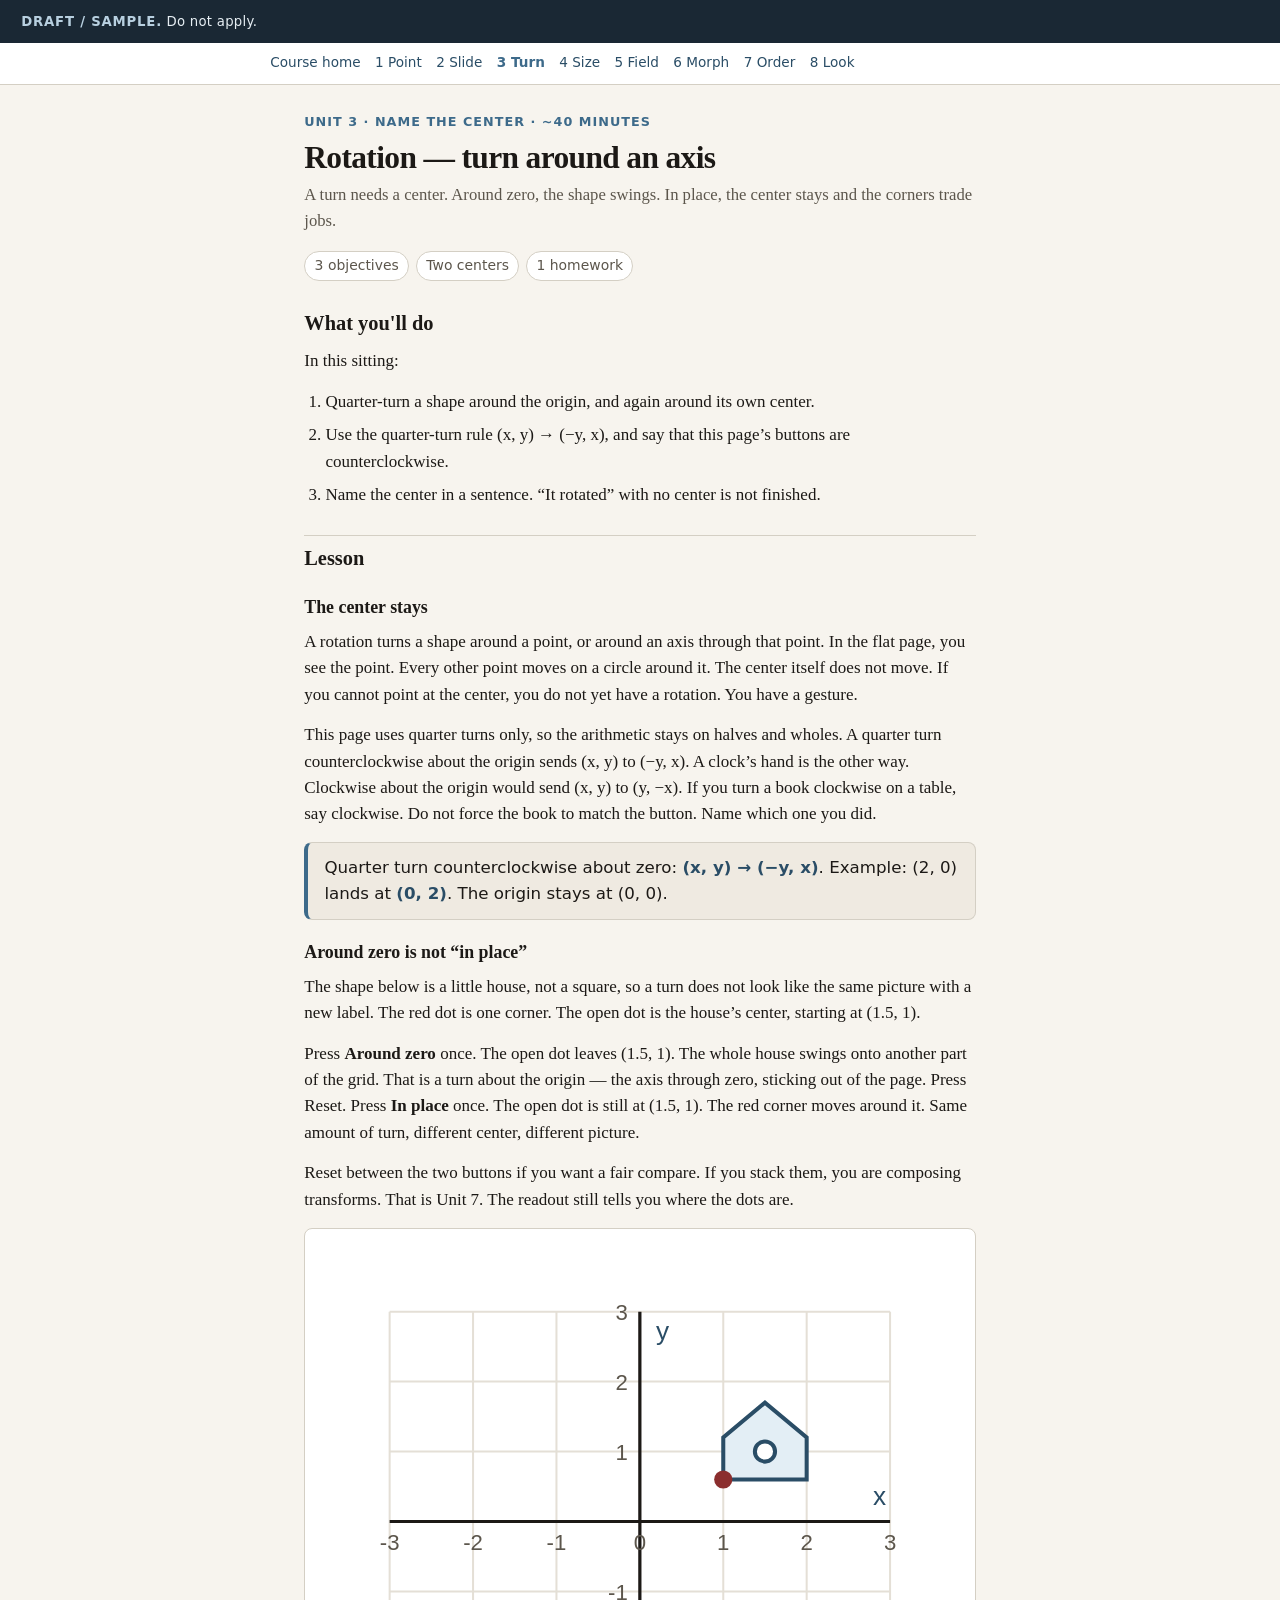
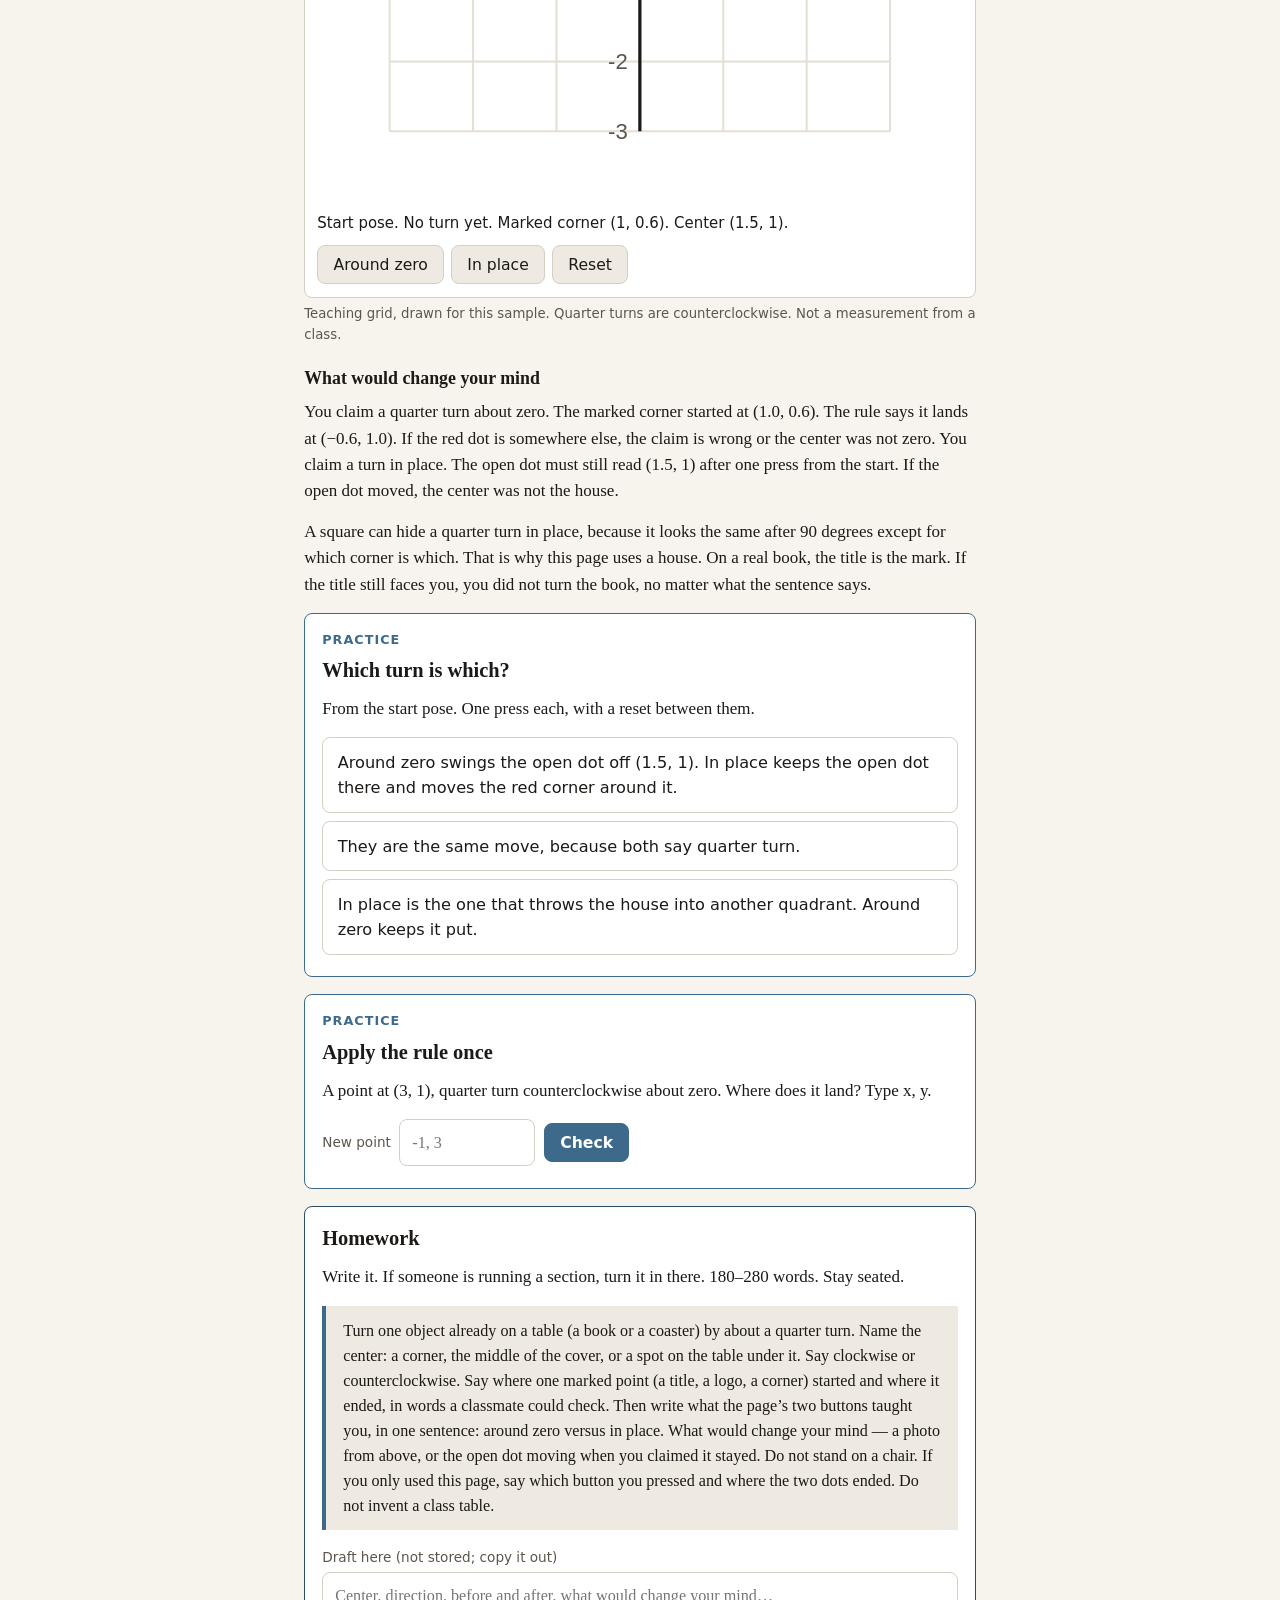
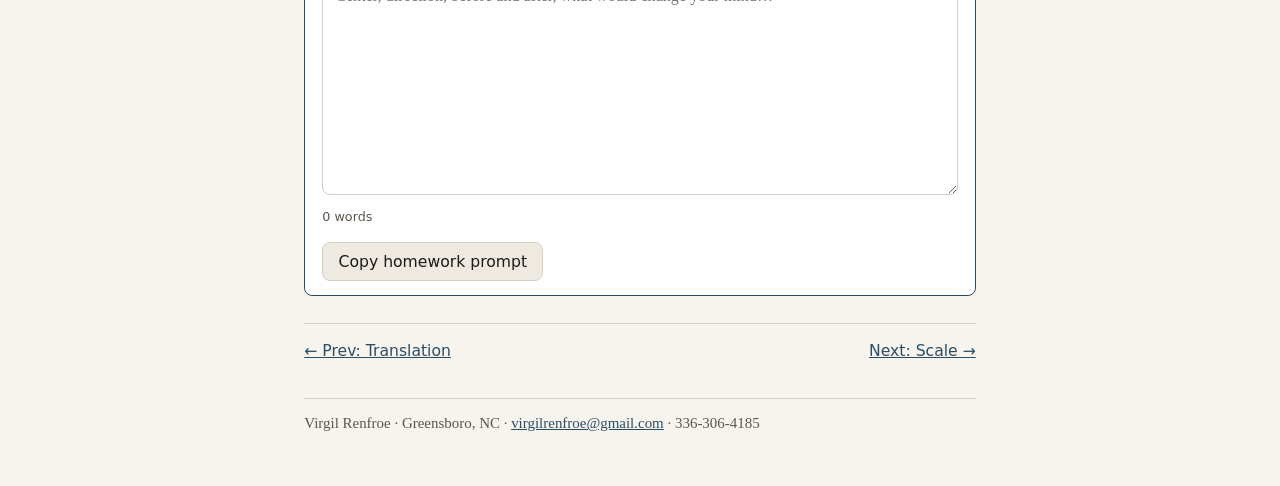
<file: seen-geometry/unit-3.html>
<!DOCTYPE html>
<html lang="en">
<head>
<meta charset="utf-8" />
<meta name="viewport" content="width=device-width, initial-scale=1" />
<title>Unit 3 · Rotation · Seen Geometry</title>
<link rel="stylesheet" href="styles.css" />
</head>
<body>
<a class="skip" href="#main">Skip to content</a>
<div class="sample"><strong>Draft / sample.</strong> Do not apply.</div>
<div class="top"><nav class="course-nav" aria-label="Course">
  <a href="index.html">Course home</a>
  <a href="unit-1.html">1 Point</a>
  <a href="unit-2.html">2 Slide</a>
  <a href="unit-3.html" aria-current="page">3 Turn</a>
  <a href="unit-4.html">4 Size</a>
  <a href="unit-5.html">5 Field</a>
  <a href="unit-6.html">6 Morph</a>
  <a href="unit-7.html">7 Order</a>
  <a href="unit-8.html">8 Look</a>
</nav></div>
<article class="wrap" id="main">

  <p class="eyebrow">Unit 3 · Name the center · ~40 minutes</p>
  <h1>Rotation — turn around an axis</h1>
  <p class="lede">A turn needs a center. Around zero, the shape swings. In place, the center stays and the corners trade jobs.</p>
  <div class="meta">
    <span class="chip">3 objectives</span>
    <span class="chip">Two centers</span>
    <span class="chip">1 homework</span>
  </div>

  <h2>What you'll do</h2>
  <p>In this sitting:</p>
  <ol class="obj-list">
    <li>Quarter-turn a shape around the origin, and again around its own center.</li>
    <li>Use the quarter-turn rule (x, y) → (−y, x), and say that this page’s buttons are counterclockwise.</li>
    <li>Name the center in a sentence. “It rotated” with no center is not finished.</li>
  </ol>

  <h2>Lesson</h2>
  <h3>The center stays</h3>
  <p>A rotation turns a shape around a point, or around an axis through that point. In the flat page, you see the point. Every other point moves on a circle around it. The center itself does not move. If you cannot point at the center, you do not yet have a rotation. You have a gesture.</p>
  <p>This page uses quarter turns only, so the arithmetic stays on halves and wholes. A quarter turn counterclockwise about the origin sends (x, y) to (−y, x). A clock’s hand is the other way. Clockwise about the origin would send (x, y) to (y, −x). If you turn a book clockwise on a table, say clockwise. Do not force the book to match the button. Name which one you did.</p>
  <div class="formula">Quarter turn counterclockwise about zero: <strong>(x, y) → (−y, x)</strong>. Example: (2, 0) lands at <strong>(0, 2)</strong>. The origin stays at (0, 0).</div>

  <h3>Around zero is not “in place”</h3>
  <p>The shape below is a little house, not a square, so a turn does not look like the same picture with a new label. The red dot is one corner. The open dot is the house’s center, starting at (1.5, 1).</p>
  <p>Press <strong>Around zero</strong> once. The open dot leaves (1.5, 1). The whole house swings onto another part of the grid. That is a turn about the origin — the axis through zero, sticking out of the page. Press Reset. Press <strong>In place</strong> once. The open dot is still at (1.5, 1). The red corner moves around it. Same amount of turn, different center, different picture.</p>
  <p>Reset between the two buttons if you want a fair compare. If you stack them, you are composing transforms. That is Unit 7. The readout still tells you where the dots are.</p>

  <div class="plane">
    <svg id="plane3" viewBox="0 0 320 280" role="img" aria-labelledby="plane3cap">
      <title id="plane3cap">Grid from −3 to 3. A house turns. Red dot: a corner. Open dot: the center.</title>
      <g data-grid></g>
      <polygon data-shape fill="#e3eef5" stroke="#2a4d66" stroke-width="2"></polygon>
      <circle data-hub r="5" fill="#fff" stroke="#2a4d66" stroke-width="2"></circle>
      <circle data-mark r="4.5" fill="#8b2e2e"></circle>
    </svg>
    <p class="readout" id="read3" aria-live="polite"></p>
    <div class="btn-row">
      <button type="button" class="btn" id="around">Around zero</button>
      <button type="button" class="btn" id="inplace">In place</button>
      <button type="button" class="btn" id="reset">Reset</button>
    </div>
  </div>
  <p class="attribution">Teaching grid, drawn for this sample. Quarter turns are counterclockwise. Not a measurement from a class.</p>

  <h3>What would change your mind</h3>
  <p>You claim a quarter turn about zero. The marked corner started at (1.0, 0.6). The rule says it lands at (−0.6, 1.0). If the red dot is somewhere else, the claim is wrong or the center was not zero. You claim a turn in place. The open dot must still read (1.5, 1) after one press from the start. If the open dot moved, the center was not the house.</p>
  <p>A square can hide a quarter turn in place, because it looks the same after 90 degrees except for which corner is which. That is why this page uses a house. On a real book, the title is the mark. If the title still faces you, you did not turn the book, no matter what the sentence says.</p>

  <div class="practice" id="p-which">
    <p class="eyebrow">Practice</p>
    <h2>Which turn is which?</h2>
    <p>From the start pose. One press each, with a reset between them.</p>
    <div id="t-box"></div>
    <div class="feedback" id="t-fb" role="status"></div>
  </div>

  <div class="practice" id="p-num">
    <p class="eyebrow">Practice</p>
    <h2>Apply the rule once</h2>
    <p>A point at (3, 1), quarter turn counterclockwise about zero. Where does it land? Type x, y.</p>
    <div class="numrow">
      <label class="field" for="land" style="margin:0">New point</label>
      <input type="text" id="land" inputmode="text" placeholder="-1, 3" />
      <button type="button" class="btn primary" id="land-check">Check</button>
    </div>
    <div class="feedback" id="land-fb" role="status"></div>
  </div>

  <div class="homework">
    <h2>Homework</h2>
    <p>Write it. If someone is running a section, turn it in there. 180–280 words. Stay seated.</p>
    <blockquote class="prompt">Turn one object already on a table (a book or a coaster) by about a quarter turn. Name the center: a corner, the middle of the cover, or a spot on the table under it. Say clockwise or counterclockwise. Say where one marked point (a title, a logo, a corner) started and where it ended, in words a classmate could check. Then write what the page’s two buttons taught you, in one sentence: around zero versus in place. What would change your mind — a photo from above, or the open dot moving when you claimed it stayed. Do not stand on a chair. If you only used this page, say which button you pressed and where the two dots ended. Do not invent a class table.</blockquote>
    <label class="field" for="hw3">Draft here (not stored; copy it out)</label>
    <textarea id="hw3" rows="8" placeholder="Center, direction, before and after, what would change your mind…"></textarea>
    <p class="wc" id="hw3wc"></p>
    <div class="actions">
      <button type="button" class="btn" id="copyHw">Copy homework prompt</button>
    </div>
  </div>

  <nav class="pager" aria-label="Unit">
    <a href="unit-2.html">← Prev: Translation</a>
    <a href="unit-4.html">Next: Scale →</a>
  </nav>

  <footer>Virgil Renfroe · Greensboro, NC · <a href="mailto:virgilrenfroe@gmail.com">virgilrenfroe@gmail.com</a> · 336-306-4185</footer>
</article>
<script>
function copyHw(btnId) {
  const btn = document.getElementById(btnId);
  if (!btn) return;
  btn.addEventListener("click", async () => {
    const t = document.querySelector("blockquote.prompt").textContent;
    try { await navigator.clipboard.writeText(t); btn.textContent = "Copied"; }
    catch (_) { btn.textContent = "Select the prompt to copy"; }
  });
}
function wordCount(taId, outId) {
  const ta = document.getElementById(taId);
  const out = document.getElementById(outId);
  if (!ta || !out) return;
  const upd = () => {
    const n = ta.value.trim() ? ta.value.trim().split(/\s+/).length : 0;
    out.textContent = n + " word" + (n === 1 ? "" : "s");
  };
  ta.addEventListener("input", upd);
  upd();
}
function choices(boxId, fbId, opts) {
  const box = document.getElementById(boxId);
  const fb = document.getElementById(fbId);
  opts.forEach((o) => {
    const b = document.createElement("button");
    b.type = "button";
    b.className = "choice";
    b.textContent = o.t;
    b.addEventListener("click", () => {
      [...box.querySelectorAll(".choice")].forEach(c => c.disabled = true);
      b.classList.add(o.ok ? "correct" : "wrong");
      opts.forEach((oo, j) => { if (oo.ok) box.children[j].classList.add("correct"); });
      fb.className = "feedback show " + (o.ok ? "ok" : "bad");
      fb.textContent = o.fb;
    });
    box.appendChild(b);
  });
}
function mountPlane(svg, bounds) {
  const NS = "http://www.w3.org/2000/svg";
  const W = 320, H = 280, pad = 36;
  const { xMin, xMax, yMin, yMax } = bounds;
  const X = (x) => pad + (x - xMin) / (xMax - xMin) * (W - 2 * pad);
  const Y = (y) => H - pad - (y - yMin) / (yMax - yMin) * (H - 2 * pad);
  const g = svg.querySelector("[data-grid]");
  g.replaceChildren();
  const el = (name, attrs) => {
    const n = document.createElementNS(NS, name);
    for (const k in attrs) n.setAttribute(k, attrs[k]);
    return n;
  };
  for (let x = xMin; x <= xMax; x++) {
    g.appendChild(el("line", { x1: X(x), y1: Y(yMin), x2: X(x), y2: Y(yMax), stroke: "#e4dfd6", "stroke-width": "1" }));
  }
  for (let y = yMin; y <= yMax; y++) {
    g.appendChild(el("line", { x1: X(xMin), y1: Y(y), x2: X(xMax), y2: Y(y), stroke: "#e4dfd6", "stroke-width": "1" }));
  }
  g.appendChild(el("line", { x1: X(xMin), y1: Y(0), x2: X(xMax), y2: Y(0), stroke: "#1c1916", "stroke-width": "1.6" }));
  g.appendChild(el("line", { x1: X(0), y1: Y(yMin), x2: X(0), y2: Y(yMax), stroke: "#1c1916", "stroke-width": "1.6" }));
  for (let x = xMin; x <= xMax; x++) {
    const t = el("text", { x: X(x), y: Math.min(H - 8, Y(0) + 14), "text-anchor": "middle", fill: "#5c564c", "font-size": "11", "font-family": "Segoe UI, sans-serif" });
    t.textContent = String(x);
    g.appendChild(t);
  }
  for (let y = yMin; y <= yMax; y++) {
    if (y === 0) continue;
    const t = el("text", { x: X(0) - 6, y: Y(y) + 4, "text-anchor": "end", fill: "#5c564c", "font-size": "11", "font-family": "Segoe UI, sans-serif" });
    t.textContent = String(y);
    g.appendChild(t);
  }
  const hx = el("text", { x: X(xMax) - 2, y: Y(0) - 8, "text-anchor": "end", fill: "#2a4d66", "font-size": "13", "font-family": "Segoe UI, sans-serif" });
  hx.textContent = "x";
  g.appendChild(hx);
  const hy = el("text", { x: X(0) + 8, y: Y(yMax) + 14, fill: "#2a4d66", "font-size": "13", "font-family": "Segoe UI, sans-serif" });
  hy.textContent = "y";
  g.appendChild(hy);
  return { X, Y };
}
(function () {
  const svg = document.getElementById("plane3");
  const map = mountPlane(svg, { xMin: -3, xMax: 3, yMin: -3, yMax: 3 });
  const shape = svg.querySelector("[data-shape]");
  const mark = svg.querySelector("[data-mark]");
  const hubEl = svg.querySelector("[data-hub]");
  const read = document.getElementById("read3");
  const startCorners = [[1, 0.6], [2, 0.6], [2, 1.2], [1.5, 1.7], [1, 1.2]];
  const startHub = [1.5, 1];
  let corners = startCorners.map((p) => p.slice());
  let hub = startHub.slice();
  let last = "Start pose. No turn yet.";
  const fmt = (n) => {
    const r = Math.round(n * 10) / 10;
    if (Object.is(r, -0)) return "0";
    return Number.isInteger(r) ? String(r) : r.toFixed(1);
  };
  const pair = (p) => "(" + fmt(p[0]) + ", " + fmt(p[1]) + ")";
  function rot(p, c) {
    const x = p[0] - c[0];
    const y = p[1] - c[1];
    return [c[0] - y, c[1] + x];
  }
  function draw() {
    shape.setAttribute("points", corners.map((p) => map.X(p[0]) + "," + map.Y(p[1])).join(" "));
    mark.setAttribute("cx", map.X(corners[0][0]));
    mark.setAttribute("cy", map.Y(corners[0][1]));
    hubEl.setAttribute("cx", map.X(hub[0]));
    hubEl.setAttribute("cy", map.Y(hub[1]));
    read.textContent = last + " Marked corner " + pair(corners[0]) + ". Center " + pair(hub) + ".";
  }
  document.getElementById("around").addEventListener("click", () => {
    corners = corners.map((p) => rot(p, [0, 0]));
    hub = rot(hub, [0, 0]);
    last = "Quarter turn counterclockwise around zero.";
    draw();
  });
  document.getElementById("inplace").addEventListener("click", () => {
    const c = hub.slice();
    corners = corners.map((p) => rot(p, c));
    last = "Quarter turn counterclockwise around the shape’s own center. That center stayed at " + pair(c) + ".";
    draw();
  });
  document.getElementById("reset").addEventListener("click", () => {
    corners = startCorners.map((p) => p.slice());
    hub = startHub.slice();
    last = "Reset to the start pose.";
    draw();
  });
  draw();

  choices("t-box", "t-fb", [
    { t: "Around zero swings the open dot off (1.5, 1). In place keeps the open dot there and moves the red corner around it.", ok: true, fb: "Yes. Same quarter turn, two centers. The center you name is part of the claim." },
    { t: "They are the same move, because both say quarter turn.", ok: false, fb: "The amount can match and the picture still differ. Watch the open dot. If it leaves (1.5, 1), the center was zero." },
    { t: "In place is the one that throws the house into another quadrant. Around zero keeps it put.", ok: false, fb: "Swap that. From the start, Around zero is the swing. In place keeps the center." }
  ]);
  document.getElementById("land-check").addEventListener("click", () => {
    const raw = document.getElementById("land").value.replace(/[()]/g, "");
    const parts = raw.split(/[,\s]+/).filter(Boolean);
    const fb = document.getElementById("land-fb");
    const x = Number(parts[0]);
    const y = Number(parts[1]);
    if (parts.length < 2 || Number.isNaN(x) || Number.isNaN(y)) {
      fb.className = "feedback show bad";
      fb.textContent = "Type two numbers, like -1, 3.";
      return;
    }
    if (x === -1 && y === 3) {
      fb.className = "feedback show ok";
      fb.textContent = "Yes. (3, 1) → (−1, 3). That is (−y, x). The origin did not move.";
    } else {
      fb.className = "feedback show bad";
      fb.textContent = "Not yet. (x, y) → (−y, x). Here x is 3 and y is 1, so the new point is (−1, 3).";
    }
  });
  copyHw("copyHw");
  wordCount("hw3", "hw3wc");
})();
</script>
</body>
</html>
</file>
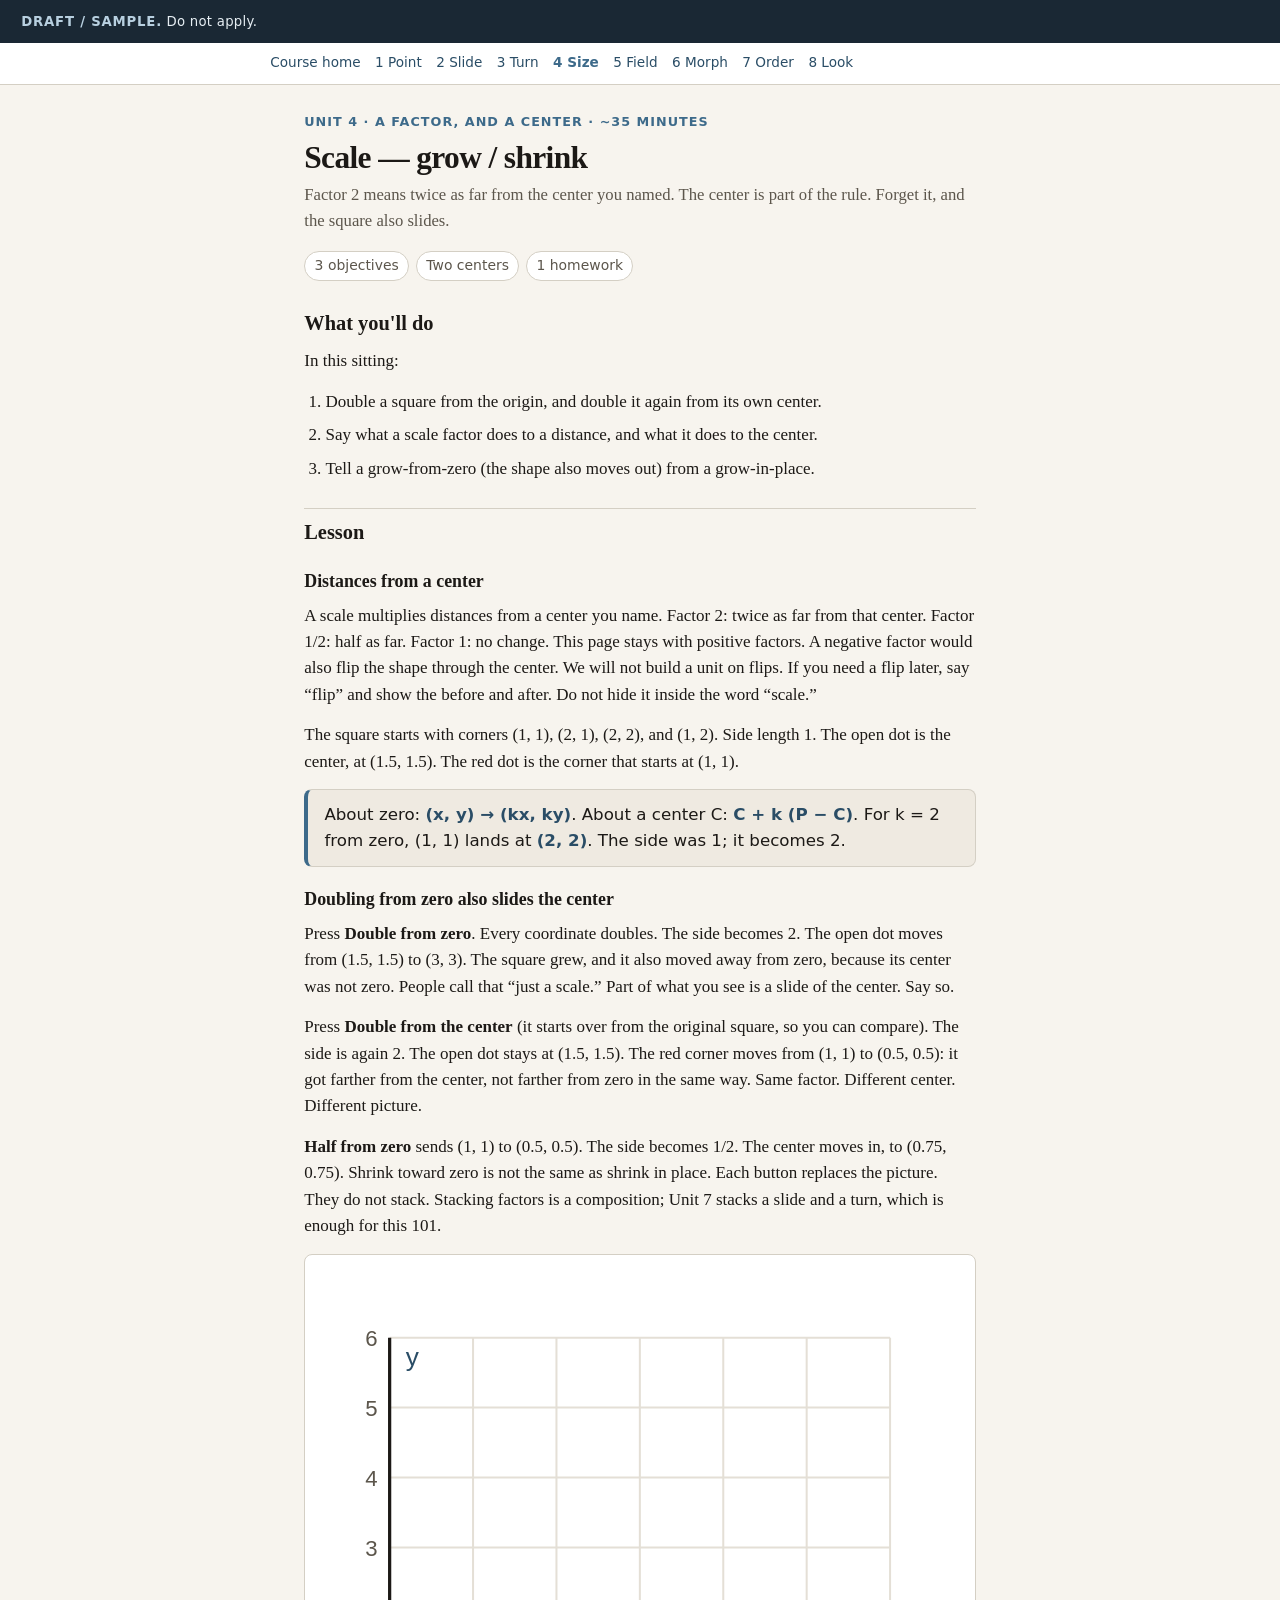
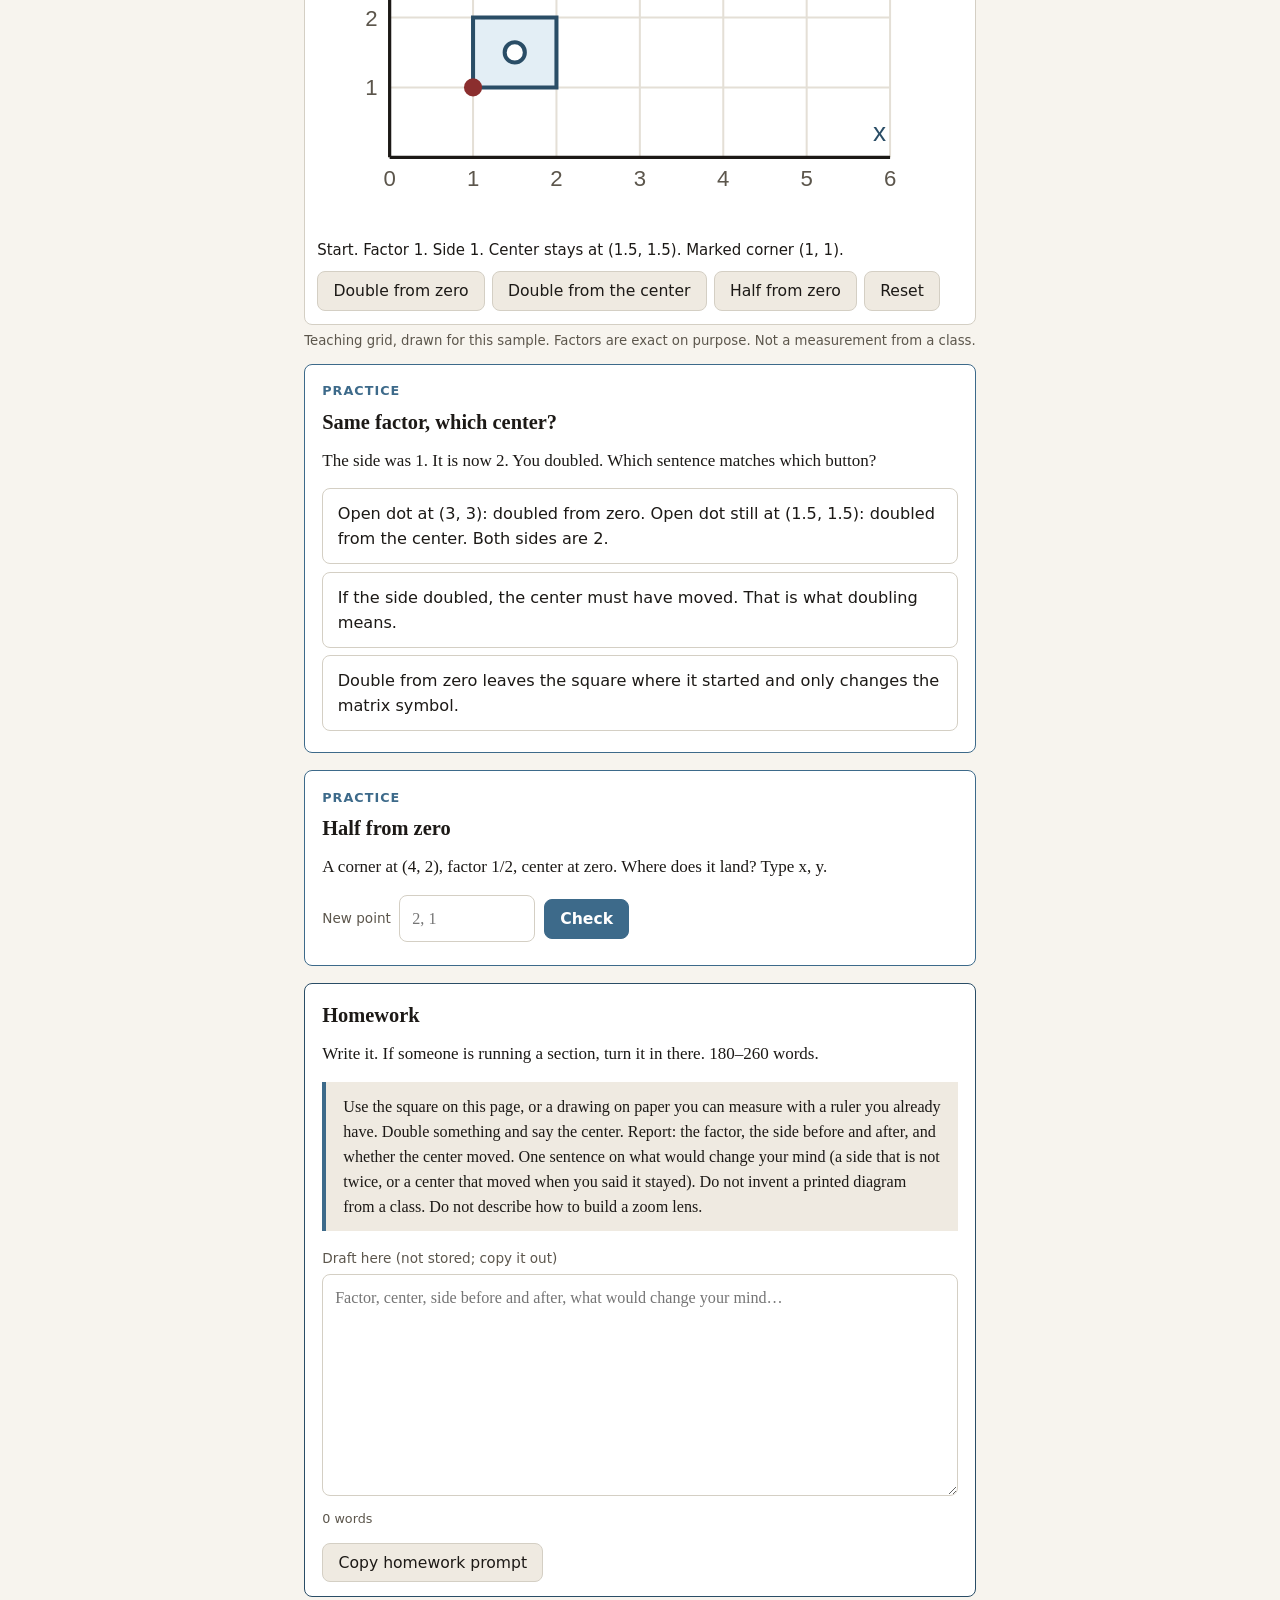
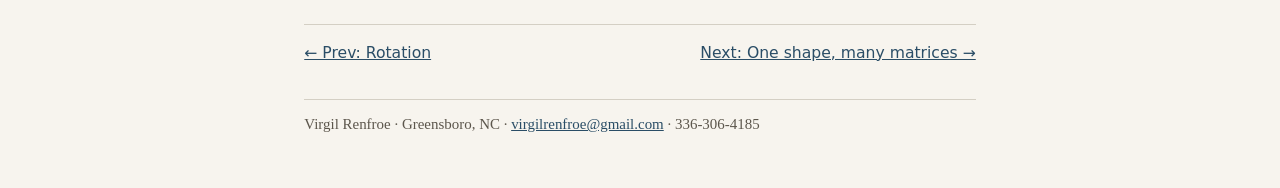
<file: seen-geometry/unit-4.html>
<!DOCTYPE html>
<html lang="en">
<head>
<meta charset="utf-8" />
<meta name="viewport" content="width=device-width, initial-scale=1" />
<title>Unit 4 · Scale · Seen Geometry</title>
<link rel="stylesheet" href="styles.css" />
</head>
<body>
<a class="skip" href="#main">Skip to content</a>
<div class="sample"><strong>Draft / sample.</strong> Do not apply.</div>
<div class="top"><nav class="course-nav" aria-label="Course">
  <a href="index.html">Course home</a>
  <a href="unit-1.html">1 Point</a>
  <a href="unit-2.html">2 Slide</a>
  <a href="unit-3.html">3 Turn</a>
  <a href="unit-4.html" aria-current="page">4 Size</a>
  <a href="unit-5.html">5 Field</a>
  <a href="unit-6.html">6 Morph</a>
  <a href="unit-7.html">7 Order</a>
  <a href="unit-8.html">8 Look</a>
</nav></div>
<article class="wrap" id="main">

  <p class="eyebrow">Unit 4 · A factor, and a center · ~35 minutes</p>
  <h1>Scale — grow / shrink</h1>
  <p class="lede">Factor 2 means twice as far from the center you named. The center is part of the rule. Forget it, and the square also slides.</p>
  <div class="meta">
    <span class="chip">3 objectives</span>
    <span class="chip">Two centers</span>
    <span class="chip">1 homework</span>
  </div>

  <h2>What you'll do</h2>
  <p>In this sitting:</p>
  <ol class="obj-list">
    <li>Double a square from the origin, and double it again from its own center.</li>
    <li>Say what a scale factor does to a distance, and what it does to the center.</li>
    <li>Tell a grow-from-zero (the shape also moves out) from a grow-in-place.</li>
  </ol>

  <h2>Lesson</h2>
  <h3>Distances from a center</h3>
  <p>A scale multiplies distances from a center you name. Factor 2: twice as far from that center. Factor 1/2: half as far. Factor 1: no change. This page stays with positive factors. A negative factor would also flip the shape through the center. We will not build a unit on flips. If you need a flip later, say “flip” and show the before and after. Do not hide it inside the word “scale.”</p>
  <p>The square starts with corners (1, 1), (2, 1), (2, 2), and (1, 2). Side length 1. The open dot is the center, at (1.5, 1.5). The red dot is the corner that starts at (1, 1).</p>
  <div class="formula">About zero: <strong>(x, y) → (kx, ky)</strong>. About a center C: <strong>C + k (P − C)</strong>. For k = 2 from zero, (1, 1) lands at <strong>(2, 2)</strong>. The side was 1; it becomes 2.</div>

  <h3>Doubling from zero also slides the center</h3>
  <p>Press <strong>Double from zero</strong>. Every coordinate doubles. The side becomes 2. The open dot moves from (1.5, 1.5) to (3, 3). The square grew, and it also moved away from zero, because its center was not zero. People call that “just a scale.” Part of what you see is a slide of the center. Say so.</p>
  <p>Press <strong>Double from the center</strong> (it starts over from the original square, so you can compare). The side is again 2. The open dot stays at (1.5, 1.5). The red corner moves from (1, 1) to (0.5, 0.5): it got farther from the center, not farther from zero in the same way. Same factor. Different center. Different picture.</p>
  <p><strong>Half from zero</strong> sends (1, 1) to (0.5, 0.5). The side becomes 1/2. The center moves in, to (0.75, 0.75). Shrink toward zero is not the same as shrink in place. Each button replaces the picture. They do not stack. Stacking factors is a composition; Unit 7 stacks a slide and a turn, which is enough for this 101.</p>

  <div class="plane">
    <svg id="plane4" viewBox="0 0 320 280" role="img" aria-labelledby="plane4cap">
      <title id="plane4cap">Grid from 0 to 6. A square grows or shrinks. Open dot: center. Red dot: a corner.</title>
      <g data-grid></g>
      <polygon data-shape fill="#e3eef5" stroke="#2a4d66" stroke-width="2"></polygon>
      <circle data-hub r="5" fill="#fff" stroke="#2a4d66" stroke-width="2"></circle>
      <circle data-mark r="4.5" fill="#8b2e2e"></circle>
    </svg>
    <p class="readout" id="read4" aria-live="polite"></p>
    <div class="btn-row">
      <button type="button" class="btn" id="z2">Double from zero</button>
      <button type="button" class="btn" id="c2">Double from the center</button>
      <button type="button" class="btn" id="zh">Half from zero</button>
      <button type="button" class="btn" id="reset">Reset</button>
    </div>
  </div>
  <p class="attribution">Teaching grid, drawn for this sample. Factors are exact on purpose. Not a measurement from a class.</p>

  <div class="practice" id="p-which">
    <p class="eyebrow">Practice</p>
    <h2>Same factor, which center?</h2>
    <p>The side was 1. It is now 2. You doubled. Which sentence matches which button?</p>
    <div id="sc-box"></div>
    <div class="feedback" id="sc-fb" role="status"></div>
  </div>

  <div class="practice" id="p-num">
    <p class="eyebrow">Practice</p>
    <h2>Half from zero</h2>
    <p>A corner at (4, 2), factor 1/2, center at zero. Where does it land? Type x, y.</p>
    <div class="numrow">
      <label class="field" for="land" style="margin:0">New point</label>
      <input type="text" id="land" inputmode="text" placeholder="2, 1" />
      <button type="button" class="btn primary" id="land-check">Check</button>
    </div>
    <div class="feedback" id="land-fb" role="status"></div>
  </div>

  <div class="homework">
    <h2>Homework</h2>
    <p>Write it. If someone is running a section, turn it in there. 180–260 words.</p>
    <blockquote class="prompt">Use the square on this page, or a drawing on paper you can measure with a ruler you already have. Double something and say the center. Report: the factor, the side before and after, and whether the center moved. One sentence on what would change your mind (a side that is not twice, or a center that moved when you said it stayed). Do not invent a printed diagram from a class. Do not describe how to build a zoom lens.</blockquote>
    <label class="field" for="hw4">Draft here (not stored; copy it out)</label>
    <textarea id="hw4" rows="8" placeholder="Factor, center, side before and after, what would change your mind…"></textarea>
    <p class="wc" id="hw4wc"></p>
    <div class="actions">
      <button type="button" class="btn" id="copyHw">Copy homework prompt</button>
    </div>
  </div>

  <nav class="pager" aria-label="Unit">
    <a href="unit-3.html">← Prev: Rotation</a>
    <a href="unit-5.html">Next: One shape, many matrices →</a>
  </nav>

  <footer>Virgil Renfroe · Greensboro, NC · <a href="mailto:virgilrenfroe@gmail.com">virgilrenfroe@gmail.com</a> · 336-306-4185</footer>
</article>
<script>
function copyHw(btnId) {
  const btn = document.getElementById(btnId);
  if (!btn) return;
  btn.addEventListener("click", async () => {
    const t = document.querySelector("blockquote.prompt").textContent;
    try { await navigator.clipboard.writeText(t); btn.textContent = "Copied"; }
    catch (_) { btn.textContent = "Select the prompt to copy"; }
  });
}
function wordCount(taId, outId) {
  const ta = document.getElementById(taId);
  const out = document.getElementById(outId);
  if (!ta || !out) return;
  const upd = () => {
    const n = ta.value.trim() ? ta.value.trim().split(/\s+/).length : 0;
    out.textContent = n + " word" + (n === 1 ? "" : "s");
  };
  ta.addEventListener("input", upd);
  upd();
}
function choices(boxId, fbId, opts) {
  const box = document.getElementById(boxId);
  const fb = document.getElementById(fbId);
  opts.forEach((o) => {
    const b = document.createElement("button");
    b.type = "button";
    b.className = "choice";
    b.textContent = o.t;
    b.addEventListener("click", () => {
      [...box.querySelectorAll(".choice")].forEach(c => c.disabled = true);
      b.classList.add(o.ok ? "correct" : "wrong");
      opts.forEach((oo, j) => { if (oo.ok) box.children[j].classList.add("correct"); });
      fb.className = "feedback show " + (o.ok ? "ok" : "bad");
      fb.textContent = o.fb;
    });
    box.appendChild(b);
  });
}
function mountPlane(svg, bounds) {
  const NS = "http://www.w3.org/2000/svg";
  const W = 320, H = 280, pad = 36;
  const { xMin, xMax, yMin, yMax } = bounds;
  const X = (x) => pad + (x - xMin) / (xMax - xMin) * (W - 2 * pad);
  const Y = (y) => H - pad - (y - yMin) / (yMax - yMin) * (H - 2 * pad);
  const g = svg.querySelector("[data-grid]");
  g.replaceChildren();
  const el = (name, attrs) => {
    const n = document.createElementNS(NS, name);
    for (const k in attrs) n.setAttribute(k, attrs[k]);
    return n;
  };
  for (let x = xMin; x <= xMax; x++) {
    g.appendChild(el("line", { x1: X(x), y1: Y(yMin), x2: X(x), y2: Y(yMax), stroke: "#e4dfd6", "stroke-width": "1" }));
  }
  for (let y = yMin; y <= yMax; y++) {
    g.appendChild(el("line", { x1: X(xMin), y1: Y(y), x2: X(xMax), y2: Y(y), stroke: "#e4dfd6", "stroke-width": "1" }));
  }
  g.appendChild(el("line", { x1: X(xMin), y1: Y(0), x2: X(xMax), y2: Y(0), stroke: "#1c1916", "stroke-width": "1.6" }));
  g.appendChild(el("line", { x1: X(0), y1: Y(yMin), x2: X(0), y2: Y(yMax), stroke: "#1c1916", "stroke-width": "1.6" }));
  for (let x = xMin; x <= xMax; x++) {
    const t = el("text", { x: X(x), y: Math.min(H - 8, Y(0) + 14), "text-anchor": "middle", fill: "#5c564c", "font-size": "11", "font-family": "Segoe UI, sans-serif" });
    t.textContent = String(x);
    g.appendChild(t);
  }
  for (let y = yMin; y <= yMax; y++) {
    if (y === 0) continue;
    const t = el("text", { x: X(0) - 6, y: Y(y) + 4, "text-anchor": "end", fill: "#5c564c", "font-size": "11", "font-family": "Segoe UI, sans-serif" });
    t.textContent = String(y);
    g.appendChild(t);
  }
  const hx = el("text", { x: X(xMax) - 2, y: Y(0) - 8, "text-anchor": "end", fill: "#2a4d66", "font-size": "13", "font-family": "Segoe UI, sans-serif" });
  hx.textContent = "x";
  g.appendChild(hx);
  const hy = el("text", { x: X(0) + 8, y: Y(yMax) + 14, fill: "#2a4d66", "font-size": "13", "font-family": "Segoe UI, sans-serif" });
  hy.textContent = "y";
  g.appendChild(hy);
  return { X, Y };
}
(function () {
  const svg = document.getElementById("plane4");
  const map = mountPlane(svg, { xMin: 0, xMax: 6, yMin: 0, yMax: 6 });
  const shape = svg.querySelector("[data-shape]");
  const mark = svg.querySelector("[data-mark]");
  const hubEl = svg.querySelector("[data-hub]");
  const read = document.getElementById("read4");
  const base = [[1, 1], [2, 1], [2, 2], [1, 2]];
  const c0 = [1.5, 1.5];
  const modes = {
    reset: {
      k: 1,
      about: "the start",
      map: (p) => p.slice(),
      note: "Start. Factor 1. Side 1. Center stays at (1.5, 1.5)."
    },
    z2: {
      map: (p) => [2 * p[0], 2 * p[1]],
      note: "Factor 2 from zero. Side 2. Center moved to (3, 3). The grow and a slide of the center are both in the picture."
    },
    c2: {
      map: (p) => [c0[0] + 2 * (p[0] - c0[0]), c0[1] + 2 * (p[1] - c0[1])],
      note: "Factor 2 from the square’s own center. Side 2. Center stayed at (1.5, 1.5)."
    },
    zh: {
      map: (p) => [0.5 * p[0], 0.5 * p[1]],
      note: "Factor 1/2 from zero. Side 1/2. Center moved in to (0.75, 0.75)."
    }
  };
  function fmt(n) {
    const r = Math.round(n * 100) / 100;
    return Number.isInteger(r) ? String(r) : String(r);
  }
  function draw(mode) {
    const fn = modes[mode].map;
    const pts = base.map(fn);
    const hub = fn(c0);
    shape.setAttribute("points", pts.map((p) => map.X(p[0]) + "," + map.Y(p[1])).join(" "));
    mark.setAttribute("cx", map.X(pts[0][0]));
    mark.setAttribute("cy", map.Y(pts[0][1]));
    hubEl.setAttribute("cx", map.X(hub[0]));
    hubEl.setAttribute("cy", map.Y(hub[1]));
    read.textContent = modes[mode].note + " Marked corner (" + fmt(pts[0][0]) + ", " + fmt(pts[0][1]) + ").";
  }
  document.getElementById("z2").addEventListener("click", () => draw("z2"));
  document.getElementById("c2").addEventListener("click", () => draw("c2"));
  document.getElementById("zh").addEventListener("click", () => draw("zh"));
  document.getElementById("reset").addEventListener("click", () => draw("reset"));
  draw("reset");

  choices("sc-box", "sc-fb", [
    { t: "Open dot at (3, 3): doubled from zero. Open dot still at (1.5, 1.5): doubled from the center. Both sides are 2.", ok: true, fb: "Yes. The factor matches. The center you named is why one square also moved out." },
    { t: "If the side doubled, the center must have moved. That is what doubling means.", ok: false, fb: "Only if the center was not the point you scaled from. Double from the square’s own center and the open dot stays." },
    { t: "Double from zero leaves the square where it started and only changes the matrix symbol.", ok: false, fb: "Look at the open dot. From zero it goes to (3, 3). The picture moved. A symbol that says otherwise is wrong." }
  ]);
  document.getElementById("land-check").addEventListener("click", () => {
    const raw = document.getElementById("land").value.replace(/[()]/g, "");
    const parts = raw.split(/[,\s]+/).filter(Boolean);
    const fb = document.getElementById("land-fb");
    const x = Number(parts[0]);
    const y = Number(parts[1]);
    if (parts.length < 2 || Number.isNaN(x) || Number.isNaN(y)) {
      fb.className = "feedback show bad";
      fb.textContent = "Type two numbers, like 2, 1.";
      return;
    }
    if (x === 2 && y === 1) {
      fb.className = "feedback show ok";
      fb.textContent = "Yes. Half of 4 is 2, half of 2 is 1. About zero, both coordinates take the factor.";
    } else {
      fb.className = "feedback show bad";
      fb.textContent = "Not yet. Multiply both coordinates by 1/2: (4 × 1/2, 2 × 1/2) = (2, 1).";
    }
  });
  copyHw("copyHw");
  wordCount("hw4", "hw4wc");
})();
</script>
</body>
</html>
</file>
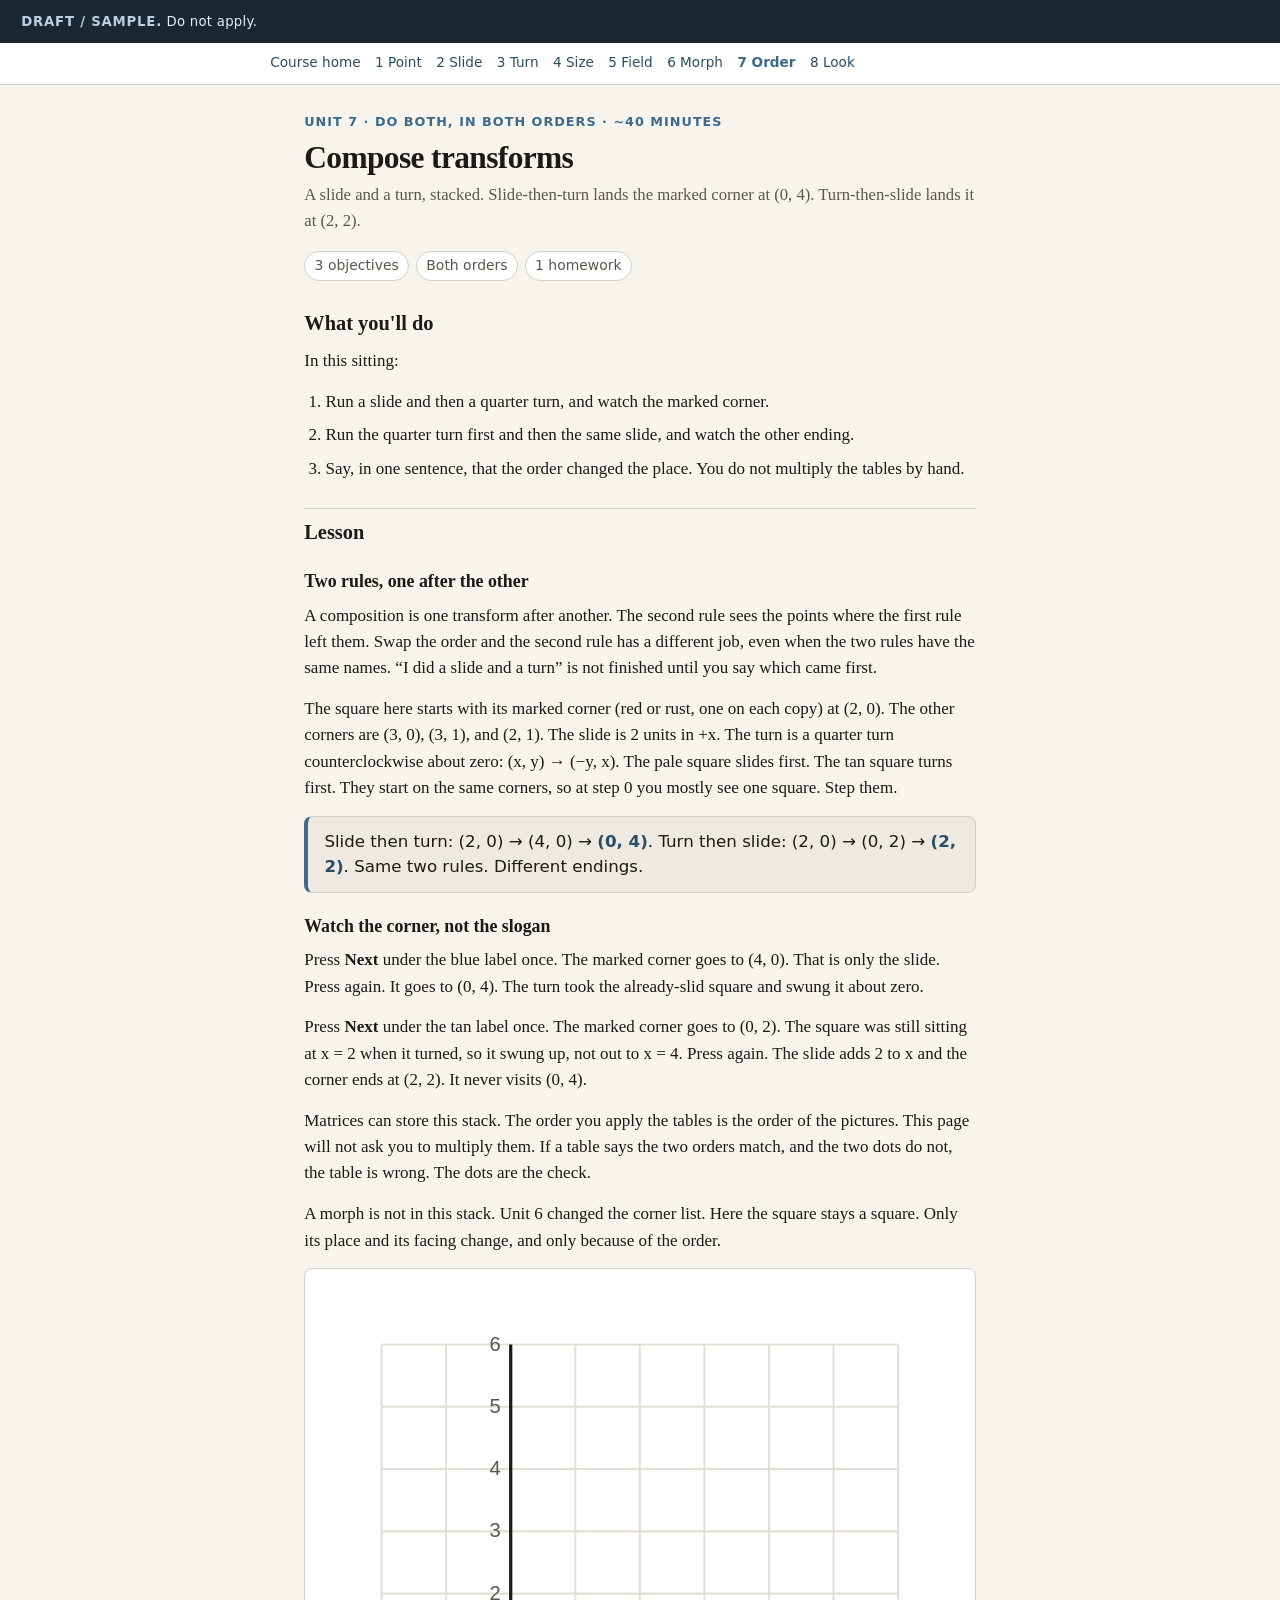
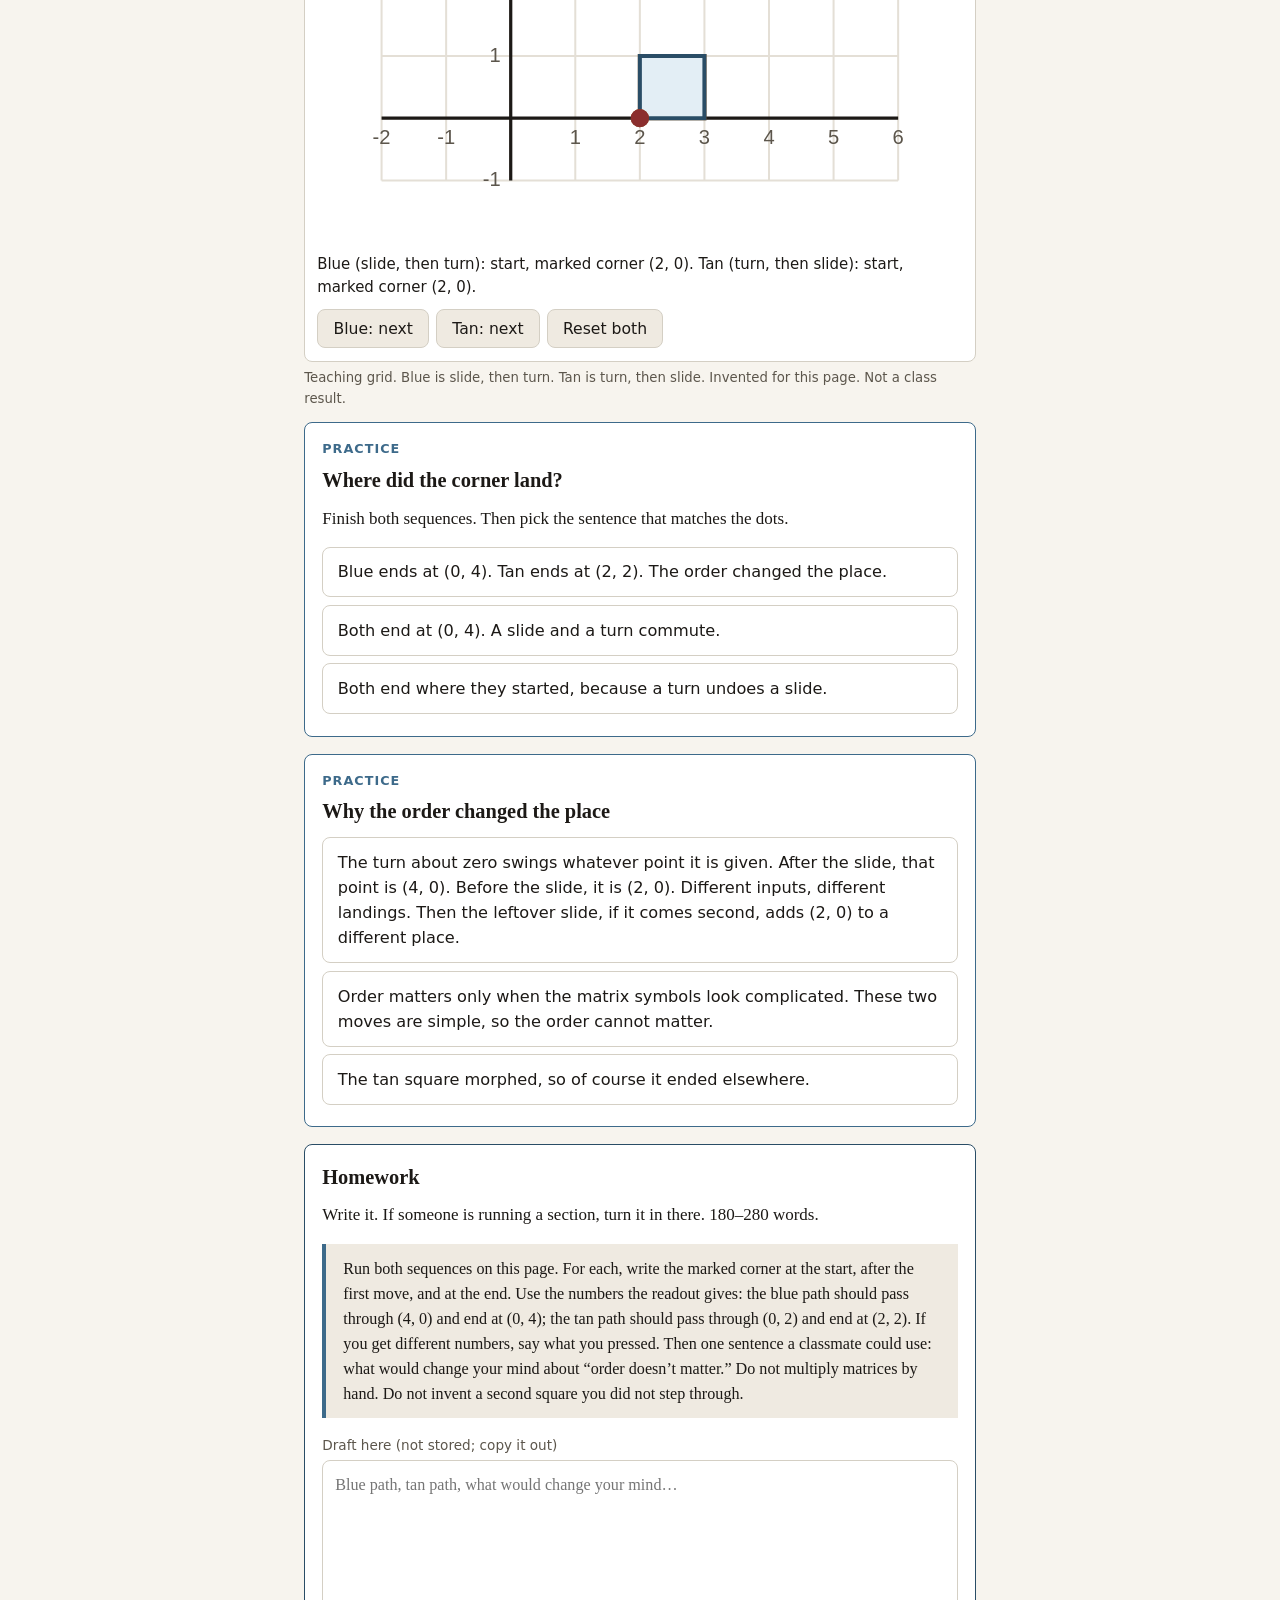
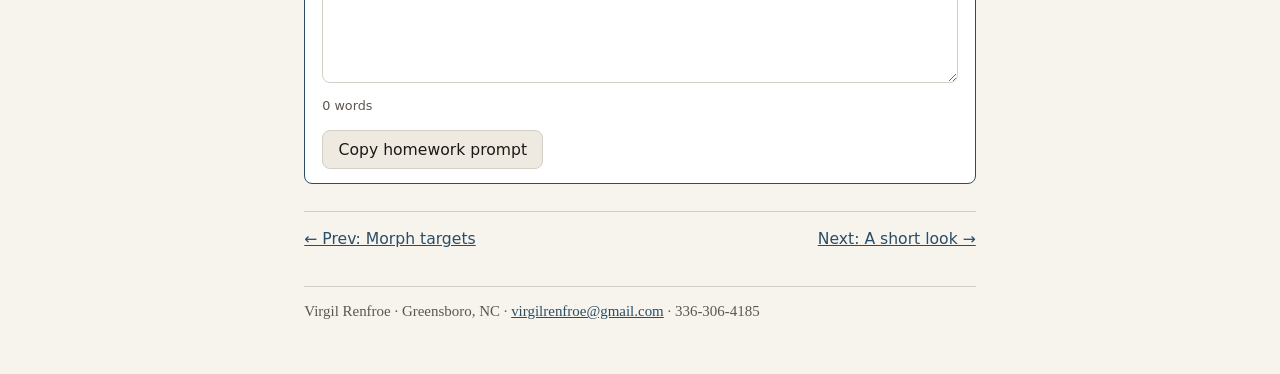
<file: seen-geometry/unit-7.html>
<!DOCTYPE html>
<html lang="en">
<head>
<meta charset="utf-8" />
<meta name="viewport" content="width=device-width, initial-scale=1" />
<title>Unit 7 · Compose transforms · Seen Geometry</title>
<link rel="stylesheet" href="styles.css" />
</head>
<body>
<a class="skip" href="#main">Skip to content</a>
<div class="sample"><strong>Draft / sample.</strong> Do not apply.</div>
<div class="top"><nav class="course-nav" aria-label="Course">
  <a href="index.html">Course home</a>
  <a href="unit-1.html">1 Point</a>
  <a href="unit-2.html">2 Slide</a>
  <a href="unit-3.html">3 Turn</a>
  <a href="unit-4.html">4 Size</a>
  <a href="unit-5.html">5 Field</a>
  <a href="unit-6.html">6 Morph</a>
  <a href="unit-7.html" aria-current="page">7 Order</a>
  <a href="unit-8.html">8 Look</a>
</nav></div>
<article class="wrap" id="main">

  <p class="eyebrow">Unit 7 · Do both, in both orders · ~40 minutes</p>
  <h1>Compose transforms</h1>
  <p class="lede">A slide and a turn, stacked. Slide-then-turn lands the marked corner at (0, 4). Turn-then-slide lands it at (2, 2).</p>
  <div class="meta">
    <span class="chip">3 objectives</span>
    <span class="chip">Both orders</span>
    <span class="chip">1 homework</span>
  </div>

  <h2>What you'll do</h2>
  <p>In this sitting:</p>
  <ol class="obj-list">
    <li>Run a slide and then a quarter turn, and watch the marked corner.</li>
    <li>Run the quarter turn first and then the same slide, and watch the other ending.</li>
    <li>Say, in one sentence, that the order changed the place. You do not multiply the tables by hand.</li>
  </ol>

  <h2>Lesson</h2>
  <h3>Two rules, one after the other</h3>
  <p>A composition is one transform after another. The second rule sees the points where the first rule left them. Swap the order and the second rule has a different job, even when the two rules have the same names. “I did a slide and a turn” is not finished until you say which came first.</p>
  <p>The square here starts with its marked corner (red or rust, one on each copy) at (2, 0). The other corners are (3, 0), (3, 1), and (2, 1). The slide is 2 units in +x. The turn is a quarter turn counterclockwise about zero: (x, y) → (−y, x). The pale square slides first. The tan square turns first. They start on the same corners, so at step 0 you mostly see one square. Step them.</p>
  <div class="formula">Slide then turn: (2, 0) → (4, 0) → <strong>(0, 4)</strong>. Turn then slide: (2, 0) → (0, 2) → <strong>(2, 2)</strong>. Same two rules. Different endings.</div>

  <h3>Watch the corner, not the slogan</h3>
  <p>Press <strong>Next</strong> under the blue label once. The marked corner goes to (4, 0). That is only the slide. Press again. It goes to (0, 4). The turn took the already-slid square and swung it about zero.</p>
  <p>Press <strong>Next</strong> under the tan label once. The marked corner goes to (0, 2). The square was still sitting at x = 2 when it turned, so it swung up, not out to x = 4. Press again. The slide adds 2 to x and the corner ends at (2, 2). It never visits (0, 4).</p>
  <p>Matrices can store this stack. The order you apply the tables is the order of the pictures. This page will not ask you to multiply them. If a table says the two orders match, and the two dots do not, the table is wrong. The dots are the check.</p>
  <p>A morph is not in this stack. Unit 6 changed the corner list. Here the square stays a square. Only its place and its facing change, and only because of the order.</p>

  <div class="plane">
    <svg id="plane7" viewBox="0 0 320 280" role="img" aria-labelledby="plane7cap">
      <title id="plane7cap">Two squares on a grid. One slides then turns. The other turns then slides.</title>
      <g data-grid></g>
      <polygon data-ghost fill="none" stroke="#c4beb4" stroke-width="1.5" stroke-dasharray="4 3"></polygon>
      <polygon data-b fill="#f8efe4" stroke="#8a4b12" stroke-width="2"></polygon>
      <polygon data-a fill="#e3eef5" stroke="#2a4d66" stroke-width="2"></polygon>
      <circle data-markb r="4.5" fill="#8a4b12"></circle>
      <circle data-marka r="4.5" fill="#8b2e2e"></circle>
    </svg>
    <p class="readout" id="read7" aria-live="polite"></p>
    <div class="btn-row">
      <button type="button" class="btn" id="next-a">Blue: next</button>
      <button type="button" class="btn" id="next-b">Tan: next</button>
      <button type="button" class="btn" id="reset">Reset both</button>
    </div>
  </div>
  <p class="attribution">Teaching grid. Blue is slide, then turn. Tan is turn, then slide. Invented for this page. Not a class result.</p>

  <div class="practice" id="p-order">
    <p class="eyebrow">Practice</p>
    <h2>Where did the corner land?</h2>
    <p>Finish both sequences. Then pick the sentence that matches the dots.</p>
    <div id="o-box"></div>
    <div class="feedback" id="o-fb" role="status"></div>
  </div>

  <div class="practice" id="p-why">
    <p class="eyebrow">Practice</p>
    <h2>Why the order changed the place</h2>
    <div id="why-box"></div>
    <div class="feedback" id="why-fb" role="status"></div>
  </div>

  <div class="homework">
    <h2>Homework</h2>
    <p>Write it. If someone is running a section, turn it in there. 180–280 words.</p>
    <blockquote class="prompt">Run both sequences on this page. For each, write the marked corner at the start, after the first move, and at the end. Use the numbers the readout gives: the blue path should pass through (4, 0) and end at (0, 4); the tan path should pass through (0, 2) and end at (2, 2). If you get different numbers, say what you pressed. Then one sentence a classmate could use: what would change your mind about “order doesn’t matter.” Do not multiply matrices by hand. Do not invent a second square you did not step through.</blockquote>
    <label class="field" for="hw7">Draft here (not stored; copy it out)</label>
    <textarea id="hw7" rows="8" placeholder="Blue path, tan path, what would change your mind…"></textarea>
    <p class="wc" id="hw7wc"></p>
    <div class="actions">
      <button type="button" class="btn" id="copyHw">Copy homework prompt</button>
    </div>
  </div>

  <nav class="pager" aria-label="Unit">
    <a href="unit-6.html">← Prev: Morph targets</a>
    <a href="unit-8.html">Next: A short look →</a>
  </nav>

  <footer>Virgil Renfroe · Greensboro, NC · <a href="mailto:virgilrenfroe@gmail.com">virgilrenfroe@gmail.com</a> · 336-306-4185</footer>
</article>
<script>
function copyHw(btnId) {
  const btn = document.getElementById(btnId);
  if (!btn) return;
  btn.addEventListener("click", async () => {
    const t = document.querySelector("blockquote.prompt").textContent;
    try { await navigator.clipboard.writeText(t); btn.textContent = "Copied"; }
    catch (_) { btn.textContent = "Select the prompt to copy"; }
  });
}
function wordCount(taId, outId) {
  const ta = document.getElementById(taId);
  const out = document.getElementById(outId);
  if (!ta || !out) return;
  const upd = () => {
    const n = ta.value.trim() ? ta.value.trim().split(/\s+/).length : 0;
    out.textContent = n + " word" + (n === 1 ? "" : "s");
  };
  ta.addEventListener("input", upd);
  upd();
}
function choices(boxId, fbId, opts) {
  const box = document.getElementById(boxId);
  const fb = document.getElementById(fbId);
  opts.forEach((o) => {
    const b = document.createElement("button");
    b.type = "button";
    b.className = "choice";
    b.textContent = o.t;
    b.addEventListener("click", () => {
      [...box.querySelectorAll(".choice")].forEach(c => c.disabled = true);
      b.classList.add(o.ok ? "correct" : "wrong");
      opts.forEach((oo, j) => { if (oo.ok) box.children[j].classList.add("correct"); });
      fb.className = "feedback show " + (o.ok ? "ok" : "bad");
      fb.textContent = o.fb;
    });
    box.appendChild(b);
  });
}
function mountPlane(svg, bounds) {
  const NS = "http://www.w3.org/2000/svg";
  const W = 320, H = 280, pad = 32;
  const { xMin, xMax, yMin, yMax } = bounds;
  const X = (x) => pad + (x - xMin) / (xMax - xMin) * (W - 2 * pad);
  const Y = (y) => H - pad - (y - yMin) / (yMax - yMin) * (H - 2 * pad);
  const g = svg.querySelector("[data-grid]");
  g.replaceChildren();
  const el = (name, attrs) => {
    const n = document.createElementNS(NS, name);
    for (const k in attrs) n.setAttribute(k, attrs[k]);
    return n;
  };
  for (let x = xMin; x <= xMax; x++) {
    g.appendChild(el("line", { x1: X(x), y1: Y(yMin), x2: X(x), y2: Y(yMax), stroke: "#e4dfd6", "stroke-width": "1" }));
  }
  for (let y = yMin; y <= yMax; y++) {
    g.appendChild(el("line", { x1: X(xMin), y1: Y(y), x2: X(xMax), y2: Y(y), stroke: "#e4dfd6", "stroke-width": "1" }));
  }
  g.appendChild(el("line", { x1: X(xMin), y1: Y(0), x2: X(xMax), y2: Y(0), stroke: "#1c1916", "stroke-width": "1.6" }));
  g.appendChild(el("line", { x1: X(0), y1: Y(yMin), x2: X(0), y2: Y(yMax), stroke: "#1c1916", "stroke-width": "1.6" }));
  for (let x = xMin; x <= xMax; x++) {
    if (x === 0) continue;
    const t = el("text", { x: X(x), y: Math.min(H - 6, Y(0) + 13), "text-anchor": "middle", fill: "#5c564c", "font-size": "10", "font-family": "Segoe UI, sans-serif" });
    t.textContent = String(x);
    g.appendChild(t);
  }
  for (let y = yMin; y <= yMax; y++) {
    if (y === 0) continue;
    const t = el("text", { x: X(0) - 5, y: Y(y) + 3, "text-anchor": "end", fill: "#5c564c", "font-size": "10", "font-family": "Segoe UI, sans-serif" });
    t.textContent = String(y);
    g.appendChild(t);
  }
  return { X, Y };
}
(function () {
  const svg = document.getElementById("plane7");
  const map = mountPlane(svg, { xMin: -2, xMax: 6, yMin: -1, yMax: 6 });
  const base = [[2, 0], [3, 0], [3, 1], [2, 1]];
  const slide = (pts) => pts.map((p) => [p[0] + 2, p[1]]);
  const turn = (pts) => pts.map((p) => [-p[1], p[0]]);
  const pathA = [base, slide(base), turn(slide(base))];
  const pathB = [base, turn(base), slide(turn(base))];
  const namesA = ["start", "after the slide (4, 0)", "after the turn — ended at (0, 4)"];
  const namesB = ["start", "after the turn (0, 2)", "after the slide — ended at (2, 2)"];
  let stepA = 0;
  let stepB = 0;
  const polyA = svg.querySelector("[data-a]");
  const polyB = svg.querySelector("[data-b]");
  const ghost = svg.querySelector("[data-ghost]");
  const markA = svg.querySelector("[data-marka]");
  const markB = svg.querySelector("[data-markb]");
  const read = document.getElementById("read7");
  const btnA = document.getElementById("next-a");
  const btnB = document.getElementById("next-b");
  function ptsAttr(pts) {
    return pts.map((p) => map.X(p[0]) + "," + map.Y(p[1])).join(" ");
  }
  function pair(p) {
    return "(" + p[0] + ", " + p[1] + ")";
  }
  function draw() {
    const a = pathA[stepA];
    const b = pathB[stepB];
    polyA.setAttribute("points", ptsAttr(a));
    polyB.setAttribute("points", ptsAttr(b));
    ghost.setAttribute("points", ptsAttr(base));
    markA.setAttribute("cx", map.X(a[0][0]));
    markA.setAttribute("cy", map.Y(a[0][1]));
    markB.setAttribute("cx", map.X(b[0][0]));
    markB.setAttribute("cy", map.Y(b[0][1]));
    read.textContent = "Blue (slide, then turn): " + namesA[stepA] + ", marked corner " + pair(a[0]) + ". Tan (turn, then slide): " + namesB[stepB] + ", marked corner " + pair(b[0]) + ".";
    btnA.disabled = stepA >= 2;
    btnB.disabled = stepB >= 2;
  }
  btnA.addEventListener("click", () => { if (stepA < 2) stepA += 1; draw(); });
  btnB.addEventListener("click", () => { if (stepB < 2) stepB += 1; draw(); });
  document.getElementById("reset").addEventListener("click", () => { stepA = 0; stepB = 0; draw(); });
  draw();

  choices("o-box", "o-fb", [
    { t: "Blue ends at (0, 4). Tan ends at (2, 2). The order changed the place.", ok: true, fb: "Yes. Same slide, same quarter turn about zero, different order, different corner. Point at the two dots." },
    { t: "Both end at (0, 4). A slide and a turn commute.", ok: false, fb: "Finish the tan sequence. Its marked corner ends at (2, 2), not (0, 4)." },
    { t: "Both end where they started, because a turn undoes a slide.", ok: false, fb: "A turn does not undo a slide. Reset and step again. The start corner is (2, 0). Neither ending is (2, 0)." }
  ]);
  choices("why-box", "why-fb", [
    { t: "The turn about zero swings whatever point it is given. After the slide, that point is (4, 0). Before the slide, it is (2, 0). Different inputs, different landings. Then the leftover slide, if it comes second, adds (2, 0) to a different place.", ok: true, fb: "Yes. The second rule sees the points the first rule left. That is the whole of “order matters” on this page." },
    { t: "Order matters only when the matrix symbols look complicated. These two moves are simple, so the order cannot matter.", ok: false, fb: "The moves are simple and the endings still differ. Simple is why you can check them by eye." },
    { t: "The tan square morphed, so of course it ended elsewhere.", ok: false, fb: "Both stay squares. The corner list did not blend. Unit 6 was the morph. This is a slide and a turn." }
  ]);
  copyHw("copyHw");
  wordCount("hw7", "hw7wc");
})();
</script>
</body>
</html>
</file>
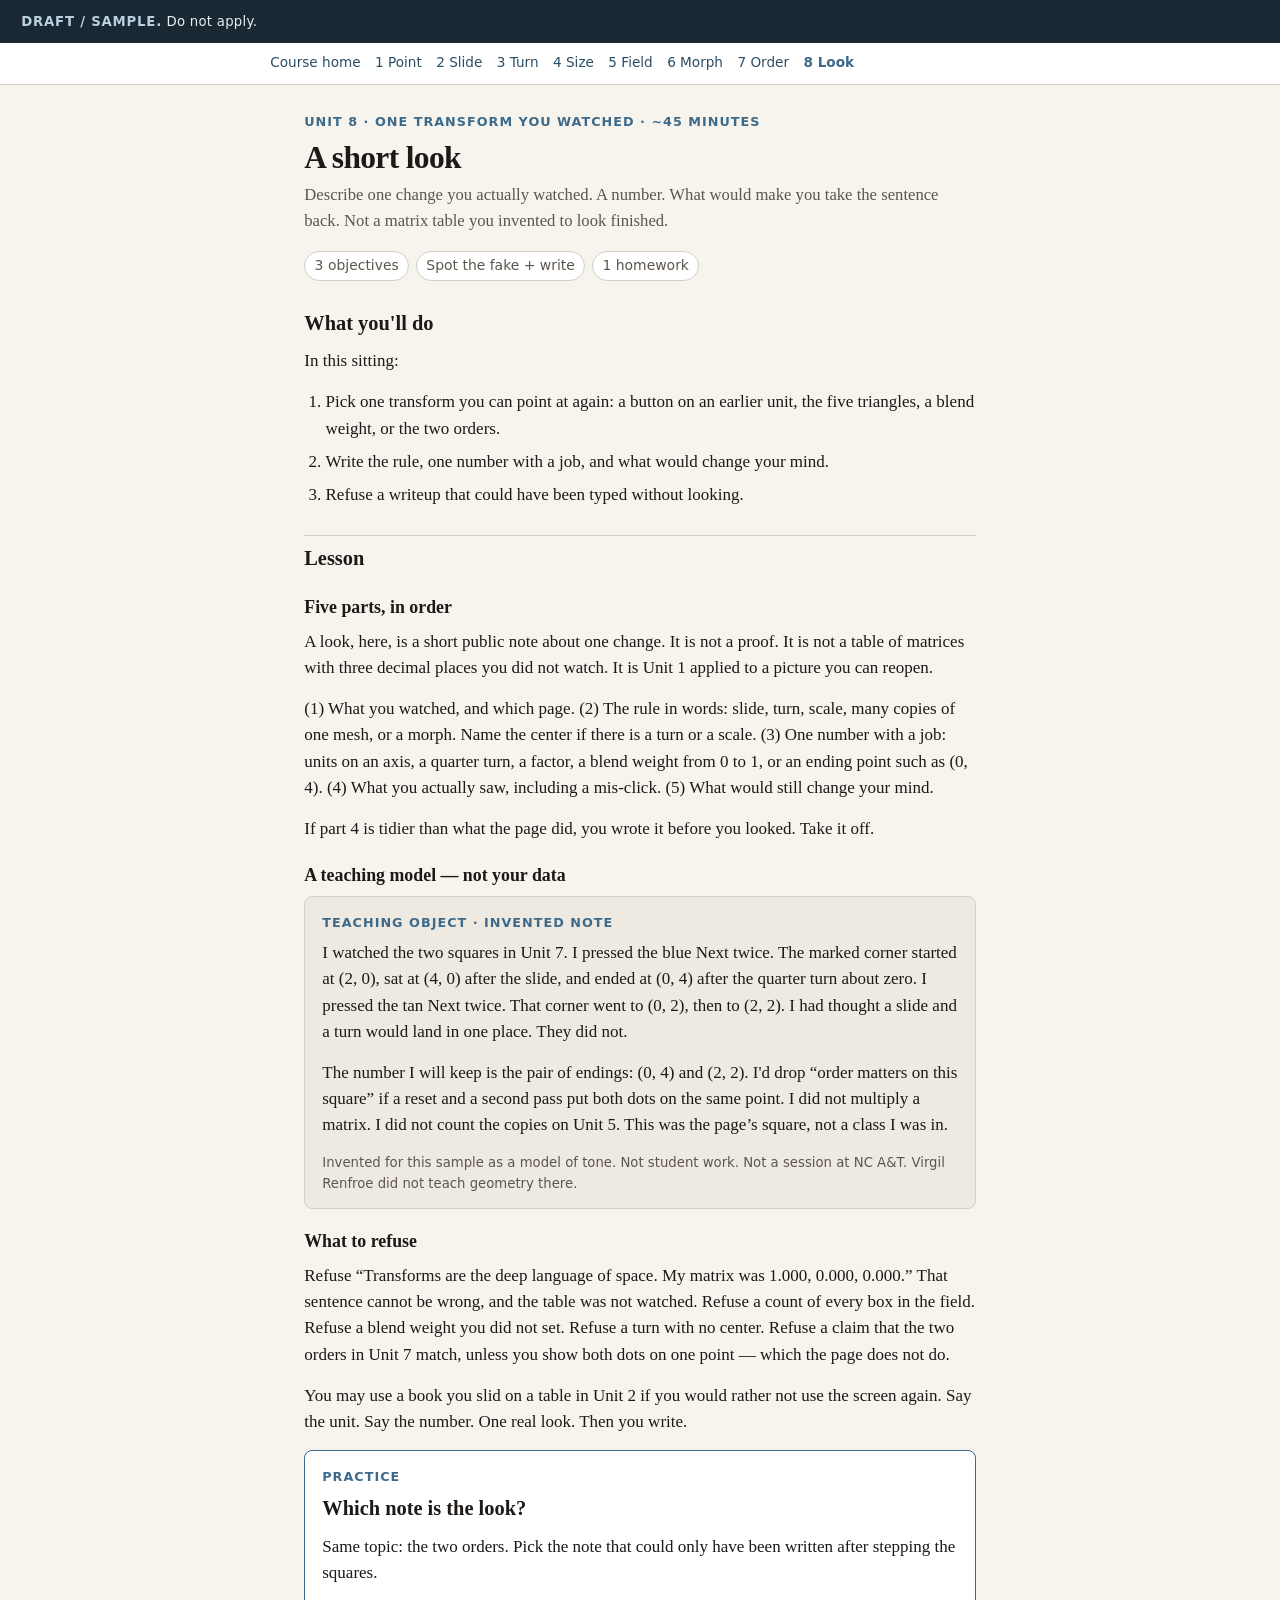
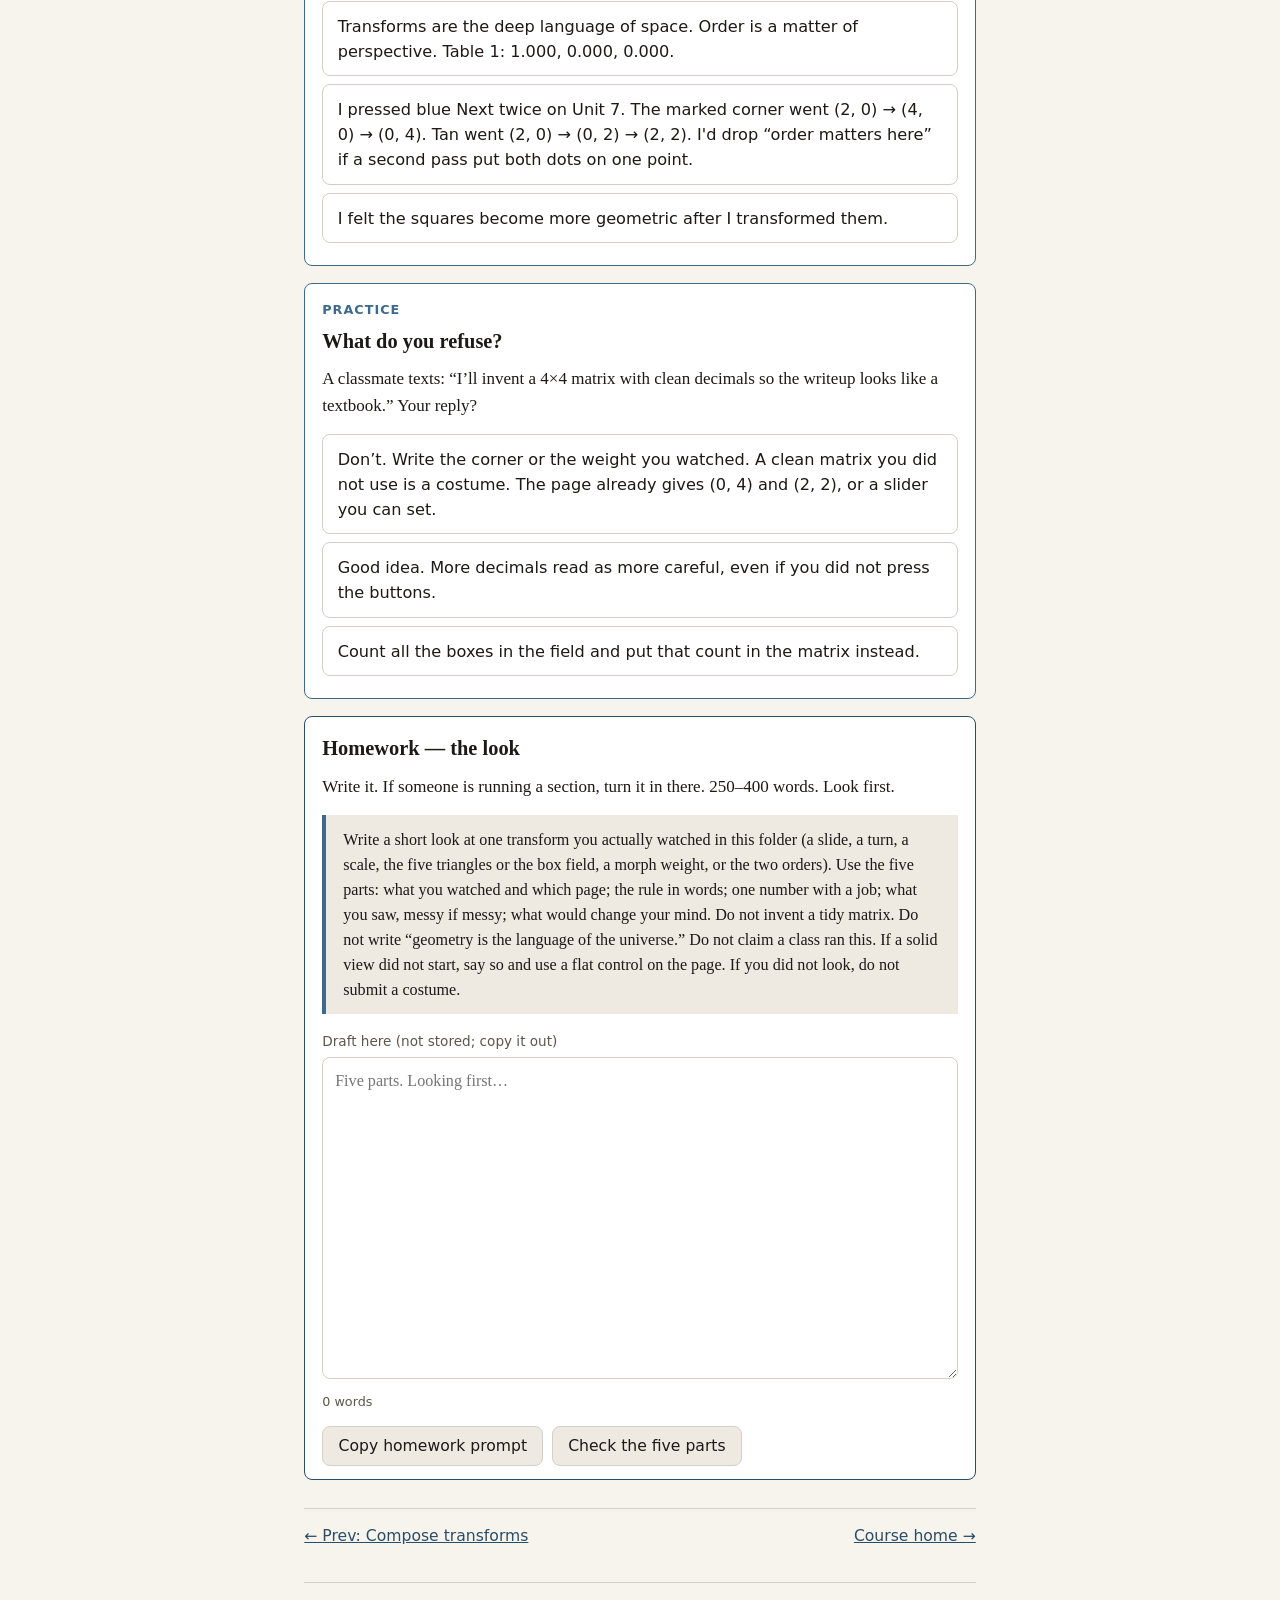
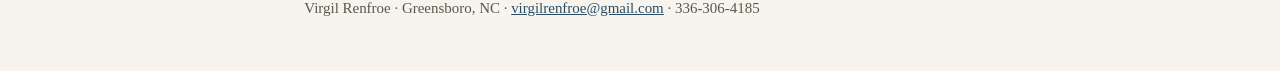
<file: seen-geometry/unit-8.html>
<!DOCTYPE html>
<html lang="en">
<head>
<meta charset="utf-8" />
<meta name="viewport" content="width=device-width, initial-scale=1" />
<title>Unit 8 · A short look · Seen Geometry</title>
<link rel="stylesheet" href="styles.css" />
</head>
<body>
<a class="skip" href="#main">Skip to content</a>
<div class="sample"><strong>Draft / sample.</strong> Do not apply.</div>
<div class="top"><nav class="course-nav" aria-label="Course">
  <a href="index.html">Course home</a>
  <a href="unit-1.html">1 Point</a>
  <a href="unit-2.html">2 Slide</a>
  <a href="unit-3.html">3 Turn</a>
  <a href="unit-4.html">4 Size</a>
  <a href="unit-5.html">5 Field</a>
  <a href="unit-6.html">6 Morph</a>
  <a href="unit-7.html">7 Order</a>
  <a href="unit-8.html" aria-current="page">8 Look</a>
</nav></div>
<article class="wrap" id="main">

  <p class="eyebrow">Unit 8 · One transform you watched · ~45 minutes</p>
  <h1>A short look</h1>
  <p class="lede">Describe one change you actually watched. A number. What would make you take the sentence back. Not a matrix table you invented to look finished.</p>
  <div class="meta">
    <span class="chip">3 objectives</span>
    <span class="chip">Spot the fake + write</span>
    <span class="chip">1 homework</span>
  </div>

  <h2>What you'll do</h2>
  <p>In this sitting:</p>
  <ol class="obj-list">
    <li>Pick one transform you can point at again: a button on an earlier unit, the five triangles, a blend weight, or the two orders.</li>
    <li>Write the rule, one number with a job, and what would change your mind.</li>
    <li>Refuse a writeup that could have been typed without looking.</li>
  </ol>

  <h2>Lesson</h2>
  <h3>Five parts, in order</h3>
  <p>A look, here, is a short public note about one change. It is not a proof. It is not a table of matrices with three decimal places you did not watch. It is Unit 1 applied to a picture you can reopen.</p>
  <p>(1) What you watched, and which page. (2) The rule in words: slide, turn, scale, many copies of one mesh, or a morph. Name the center if there is a turn or a scale. (3) One number with a job: units on an axis, a quarter turn, a factor, a blend weight from 0 to 1, or an ending point such as (0, 4). (4) What you actually saw, including a mis-click. (5) What would still change your mind.</p>
  <p>If part 4 is tidier than what the page did, you wrote it before you looked. Take it off.</p>

  <h3>A teaching model — not your data</h3>
  <div class="source">
    <p class="eyebrow">Teaching object · invented note</p>
    <p>I watched the two squares in Unit 7. I pressed the blue Next twice. The marked corner started at (2, 0), sat at (4, 0) after the slide, and ended at (0, 4) after the quarter turn about zero. I pressed the tan Next twice. That corner went to (0, 2), then to (2, 2). I had thought a slide and a turn would land in one place. They did not.</p>
    <p>The number I will keep is the pair of endings: (0, 4) and (2, 2). I'd drop “order matters on this square” if a reset and a second pass put both dots on the same point. I did not multiply a matrix. I did not count the copies on Unit 5. This was the page’s square, not a class I was in.</p>
    <p class="attribution" style="margin-bottom:0">Invented for this sample as a model of tone. Not student work. Not a session at NC A&amp;T. Virgil Renfroe did not teach geometry there.</p>
  </div>

  <h3>What to refuse</h3>
  <p>Refuse “Transforms are the deep language of space. My matrix was 1.000, 0.000, 0.000.” That sentence cannot be wrong, and the table was not watched. Refuse a count of every box in the field. Refuse a blend weight you did not set. Refuse a turn with no center. Refuse a claim that the two orders in Unit 7 match, unless you show both dots on one point — which the page does not do.</p>
  <p>You may use a book you slid on a table in Unit 2 if you would rather not use the screen again. Say the unit. Say the number. One real look. Then you write.</p>

  <div class="practice" id="p-which">
    <p class="eyebrow">Practice</p>
    <h2>Which note is the look?</h2>
    <p>Same topic: the two orders. Pick the note that could only have been written after stepping the squares.</p>
    <div id="w-box"></div>
    <div class="feedback" id="w-fb" role="status"></div>
  </div>

  <div class="practice" id="p-refuse">
    <p class="eyebrow">Practice</p>
    <h2>What do you refuse?</h2>
    <p>A classmate texts: “I’ll invent a 4×4 matrix with clean decimals so the writeup looks like a textbook.” Your reply?</p>
    <div id="r-box"></div>
    <div class="feedback" id="r-fb" role="status"></div>
  </div>

  <div class="homework">
    <h2>Homework — the look</h2>
    <p>Write it. If someone is running a section, turn it in there. 250–400 words. Look first.</p>
    <blockquote class="prompt">Write a short look at one transform you actually watched in this folder (a slide, a turn, a scale, the five triangles or the box field, a morph weight, or the two orders). Use the five parts: what you watched and which page; the rule in words; one number with a job; what you saw, messy if messy; what would change your mind. Do not invent a tidy matrix. Do not write “geometry is the language of the universe.” Do not claim a class ran this. If a solid view did not start, say so and use a flat control on the page. If you did not look, do not submit a costume.</blockquote>
    <label class="field" for="hw8">Draft here (not stored; copy it out)</label>
    <textarea id="hw8" rows="12" placeholder="Five parts. Looking first…"></textarea>
    <p class="wc" id="hw8wc"></p>
    <div class="actions">
      <button type="button" class="btn" id="copyHw">Copy homework prompt</button>
      <button type="button" class="btn" id="parts-check">Check the five parts</button>
    </div>
    <div class="feedback" id="parts-fb" role="status"></div>
  </div>

  <nav class="pager" aria-label="Unit">
    <a href="unit-7.html">← Prev: Compose transforms</a>
    <a href="index.html">Course home →</a>
  </nav>

  <footer>Virgil Renfroe · Greensboro, NC · <a href="mailto:virgilrenfroe@gmail.com">virgilrenfroe@gmail.com</a> · 336-306-4185</footer>
</article>
<script>
function copyHw(btnId) {
  const btn = document.getElementById(btnId);
  if (!btn) return;
  btn.addEventListener("click", async () => {
    const t = document.querySelector("blockquote.prompt").textContent;
    try { await navigator.clipboard.writeText(t); btn.textContent = "Copied"; }
    catch (_) { btn.textContent = "Select the prompt to copy"; }
  });
}
function wordCount(taId, outId) {
  const ta = document.getElementById(taId);
  const out = document.getElementById(outId);
  if (!ta || !out) return;
  const upd = () => {
    const n = ta.value.trim() ? ta.value.trim().split(/\s+/).length : 0;
    out.textContent = n + " word" + (n === 1 ? "" : "s");
  };
  ta.addEventListener("input", upd);
  upd();
}
function choices(boxId, fbId, opts) {
  const box = document.getElementById(boxId);
  const fb = document.getElementById(fbId);
  opts.forEach((o) => {
    const b = document.createElement("button");
    b.type = "button";
    b.className = "choice";
    b.textContent = o.t;
    b.addEventListener("click", () => {
      [...box.querySelectorAll(".choice")].forEach(c => c.disabled = true);
      b.classList.add(o.ok ? "correct" : "wrong");
      opts.forEach((oo, j) => { if (oo.ok) box.children[j].classList.add("correct"); });
      fb.className = "feedback show " + (o.ok ? "ok" : "bad");
      fb.textContent = o.fb;
    });
    box.appendChild(b);
  });
}
choices("w-box", "w-fb", [
  { t: "Transforms are the deep language of space. Order is a matter of perspective. Table 1: 1.000, 0.000, 0.000.", ok: false, fb: "Costume. No page, no corner, nothing that would change your mind. The decimals were not watched." },
  { t: "I pressed blue Next twice on Unit 7. The marked corner went (2, 0) → (4, 0) → (0, 4). Tan went (2, 0) → (0, 2) → (2, 2). I'd drop “order matters here” if a second pass put both dots on one point.", ok: true, fb: "Yes. A page, a rule, numbers you can reopen, and a way to be wrong. That is the look." },
  { t: "I felt the squares become more geometric after I transformed them.", ok: false, fb: "Feeling can start a note. It cannot finish one. No number, no landing point, no test." }
]);
choices("r-box", "r-fb", [
  { t: "Don’t. Write the corner or the weight you watched. A clean matrix you did not use is a costume. The page already gives (0, 4) and (2, 2), or a slider you can set.", ok: true, fb: "Yes. One real look. The textbook costume is what this unit is for refusing." },
  { t: "Good idea. More decimals read as more careful, even if you did not press the buttons.", ok: false, fb: "Precision you did not earn is not care. It is a costume. Watch again and write the number the page showed." },
  { t: "Count all the boxes in the field and put that count in the matrix instead.", ok: false, fb: "No. Unit 5 already refused the count. The page states 48 copies of one box. The count is not the transform you were asked to watch." }
]);
document.getElementById("parts-check").addEventListener("click", () => {
  const t = document.getElementById("hw8").value.trim();
  const fb = document.getElementById("parts-fb");
  if (!t) { fb.className = "feedback show bad"; fb.textContent = "Draft first, then check."; return; }
  const low = t.toLowerCase();
  const hits = [];
  if (!/unit|page|slider|button|square|triangle|sphere|field|demo/.test(low)) hits.push("say what you watched (a unit, a button, a slider, the field)");
  if (!/slid|slide|turn|rotat|scale|double|half|mesh|matrix|morph|blend|weight|order/.test(low)) hits.push("name the rule (slide, turn, scale, mesh, morph, or order)");
  if (!/\d/.test(t)) hits.push("include one number");
  if (!/if|would|change my mind|drop|unless|before i/.test(low)) hits.push("say what would change your mind");
  if (/language of the universe|deep language|hidden structure/.test(low)) hits.push("slogan — take it out");
  const words = t.split(/\s+/).length;
  if (words < 80) hits.push("too short for the five parts (aim at 250–400 words; this check only flags a very thin draft)");
  if (hits.length === 0) {
    fb.className = "feedback show ok";
    fb.textContent = "The costumes this page can catch are off. The test it cannot grade: did you look first? If the numbers are neater than the buttons you pressed, reopen the unit and write the messy pass.";
  } else {
    fb.className = "feedback show bad";
    fb.textContent = "Still missing: " + hits.join("; ") + ".";
  }
});
copyHw("copyHw");
wordCount("hw8", "hw8wc");
</script>
</body>
</html>
</file>
<file: seen-geometry/styles.css>
:root {
  --ink: #1c1916;
  --muted: #5c564c;
  --rule: #d4cfc4;
  --paper: #f7f4ee;
  --panel: #efeae1;
  --card: #ffffff;
  --accent: #3d6a8a;
  --accent-ink: #2a4d66;
  --accent-soft: #e3eef5;
  --banner: #1a2834;
  --banner-ink: #e6eef3;
  --ok: #1b5e3b;
  --ok-bg: #e4f3ea;
  --bad: #8b2e2e;
  --bad-bg: #f8e6e4;
  --warn: #8a4b12;
  --focus: #3d6a8a;
  --mark: #c5d8e6;
}
* { box-sizing: border-box; }
html { font-size: 17px; scroll-behavior: smooth; }
body {
  margin: 0;
  color: var(--ink);
  background: var(--paper);
  font-family: Georgia, "Iowan Old Style", "Palatino Linotype", Palatino, "Times New Roman", serif;
  line-height: 1.55;
}
.skip {
  position: absolute; left: -999px; top: 0;
  background: var(--accent); color: #fff; padding: 0.4rem 0.7rem; z-index: 10;
}
.skip:focus { left: 0.5rem; top: 0.5rem; }
.sample {
  font-family: "Segoe UI", system-ui, -apple-system, sans-serif;
  background: var(--banner);
  color: var(--banner-ink);
  padding: 0.7rem 1.25rem;
  font-size: 0.78rem;
  letter-spacing: 0.02em;
  line-height: 1.45;
}
.sample strong {
  color: #b8d0e0;
  font-weight: 700;
  letter-spacing: 0.06em;
  text-transform: uppercase;
}
.top {
  background: #fff;
  border-bottom: 1px solid var(--rule);
}
.course-nav {
  max-width: 46rem;
  margin: 0 auto;
  padding: 0.55rem 1.25rem;
  display: flex;
  flex-wrap: wrap;
  gap: 0.35rem 0.85rem;
  font-family: "Segoe UI", system-ui, -apple-system, sans-serif;
  font-size: 0.8rem;
}
.course-nav a {
  color: var(--accent-ink);
  text-decoration: none;
  border-bottom: 1px solid transparent;
}
.course-nav a:hover, .course-nav a:focus { border-bottom-color: var(--accent); }
.course-nav a[aria-current="page"] { font-weight: 700; color: var(--accent); }
.wrap { max-width: 42rem; margin: 0 auto; padding: 1.6rem 1.25rem 3rem; }
.eyebrow {
  font-family: "Segoe UI", system-ui, -apple-system, sans-serif;
  color: var(--accent);
  font-size: 0.75rem;
  font-weight: 700;
  letter-spacing: 0.08em;
  text-transform: uppercase;
  margin: 0 0 0.4rem;
}
h1 { font-size: 1.85rem; line-height: 1.2; letter-spacing: -0.02em; margin: 0 0 0.35rem; }
h2 {
  font-size: 1.2rem;
  margin: 1.55rem 0 0.55rem;
  padding-top: 0.45rem;
  border-top: 1px solid var(--rule);
}
h3 { font-size: 1.05rem; margin: 1.15rem 0 0.4rem; }
h2:first-of-type { border-top: 0; padding-top: 0; }
p { margin: 0 0 0.85rem; }
.lede { color: var(--muted); margin: 0 0 1rem; font-size: 0.98rem; }
.muted { color: var(--muted); }
ol, ul { margin: 0 0 0.9rem; padding-left: 1.25rem; }
li { margin: 0.25rem 0; }
blockquote {
  margin: 0.9rem 0 1rem;
  padding: 0.7rem 1rem;
  background: var(--panel);
  border-left: 4px solid var(--accent);
}
blockquote.prompt { font-size: 0.95rem; }
a { color: var(--accent-ink); }
a:focus, button:focus, input:focus, textarea:focus, select:focus {
  outline: 2px solid var(--focus);
  outline-offset: 2px;
}
.meta {
  font-family: "Segoe UI", system-ui, -apple-system, sans-serif;
  font-size: 0.82rem;
  color: var(--muted);
  display: flex; flex-wrap: wrap; gap: 0.4rem;
  margin: 0 0 1.15rem;
}
.chip {
  border: 1px solid var(--rule);
  background: #fff;
  padding: 0.2rem 0.55rem;
  border-radius: 999px;
}
.card, .blurb, .callout, .scenario, .practice, .homework, .source {
  background: var(--card);
  border: 1px solid var(--rule);
  border-radius: 8px;
  padding: 0.95rem 1rem 0.8rem;
  margin: 0 0 1rem;
}
.blurb { background: var(--panel); }
.callout { border-color: var(--accent); }
.callout h2, .practice h2, .card h2, .homework h2, .scenario h2, .source h2 {
  border: 0; margin-top: 0; padding-top: 0;
}
.practice { border-color: var(--accent); background: #fff; }
.practice > .eyebrow { margin-bottom: 0.35rem; }
.homework { border-color: var(--accent-ink); }
.source { background: var(--panel); }
.stem { font-weight: 700; }
.grid2 { display: grid; grid-template-columns: 1fr 1fr; gap: 0.7rem; }
@media (max-width: 640px) { .grid2 { grid-template-columns: 1fr; } }
.bubble {
  background: var(--panel);
  border: 1px solid var(--rule);
  border-radius: 8px;
  padding: 0.75rem 0.85rem;
  font-size: 0.95rem;
}
.bubble .tag {
  font-family: "Segoe UI", system-ui, sans-serif;
  font-size: 0.7rem;
  letter-spacing: 0.06em;
  text-transform: uppercase;
  color: var(--accent);
  font-weight: 700;
  margin-bottom: 0.3rem;
}
.choice, .lane {
  display: block; width: 100%; text-align: left;
  font: inherit;
  font-family: "Segoe UI", system-ui, sans-serif;
  font-size: 0.95rem;
  background: #fff;
  color: var(--ink);
  border: 1px solid var(--rule);
  border-radius: 8px;
  padding: 0.7rem 0.85rem;
  margin: 0 0 0.45rem;
  cursor: pointer;
}
.choice:hover, .lane:hover { border-color: var(--accent); }
.choice.correct { border-color: var(--ok); background: var(--ok-bg); }
.choice.picked { border-color: var(--accent); background: var(--accent-soft); }
.choice.wrong { border-color: var(--bad); background: var(--bad-bg); }
.choice:disabled { cursor: default; }
.lane.active { border-color: var(--accent); background: var(--accent-soft); }
.lane strong { display: block; color: var(--accent-ink); }
button.btn, .btn {
  font-family: "Segoe UI", system-ui, sans-serif;
  font-size: 0.92rem;
  cursor: pointer;
  border-radius: 8px;
  border: 1px solid var(--rule);
  background: var(--panel);
  color: var(--ink);
  padding: 0.55rem 0.9rem;
}
button.primary, a.primary {
  background: var(--accent);
  color: #fff;
  border-color: var(--accent);
  font-weight: 700;
  text-decoration: none;
  display: inline-block;
}
button.primary:disabled { opacity: 0.45; cursor: not-allowed; }
.actions { display: flex; flex-wrap: wrap; gap: 0.5rem; margin-top: 0.75rem; }
.feedback {
  display: none;
  margin: 0.65rem 0 0;
  padding: 0.7rem 0.85rem;
  border-radius: 8px;
  border: 1px solid var(--rule);
  background: var(--panel);
}
.feedback.show { display: block; }
.feedback.ok { border-color: var(--ok); background: var(--ok-bg); }
.feedback.bad { border-color: var(--bad); background: var(--bad-bg); }
.feedback.warn { border-color: var(--warn); background: #f8efe4; }
.checklist label {
  display: flex; gap: 0.55rem; align-items: flex-start;
  padding: 0.5rem 0.6rem;
  background: var(--panel);
  border-radius: 8px;
  margin-bottom: 0.35rem;
  border: 1px solid transparent;
  cursor: pointer;
}
.checklist label:has(input:checked) {
  border-color: var(--accent);
  background: var(--accent-soft);
}
.checklist input { margin-top: 0.3rem; }
label.field {
  display: block;
  font-family: "Segoe UI", system-ui, sans-serif;
  font-size: 0.8rem;
  color: var(--muted);
  margin: 0.6rem 0 0.25rem;
}
textarea, input[type="text"], select {
  width: 100%;
  font: inherit;
  font-size: 0.95rem;
  padding: 0.6rem 0.7rem;
  border: 1px solid var(--rule);
  border-radius: 8px;
  background: #fff;
  color: var(--ink);
}
textarea { min-height: 5.5rem; resize: vertical; }
.outbox {
  white-space: pre-wrap;
  background: var(--panel);
  border: 1px dashed var(--rule);
  border-radius: 8px;
  padding: 0.75rem 0.85rem;
  font-size: 0.92rem;
  min-height: 3.5rem;
}
.pager {
  display: flex; flex-wrap: wrap; justify-content: space-between; gap: 0.6rem;
  margin: 1.6rem 0 0;
  padding-top: 0.9rem;
  border-top: 1px solid var(--rule);
  font-family: "Segoe UI", system-ui, sans-serif;
  font-size: 0.92rem;
}
.pager a { color: var(--accent-ink); }
table.syllabus {
  width: 100%;
  border-collapse: collapse;
  font-size: 0.95rem;
  margin: 0 0 1rem;
}
table.syllabus th, table.syllabus td {
  text-align: left;
  padding: 0.55rem 0.45rem;
  border-bottom: 1px solid var(--rule);
  vertical-align: top;
}
table.syllabus th {
  font-family: "Segoe UI", system-ui, sans-serif;
  font-size: 0.75rem;
  letter-spacing: 0.05em;
  text-transform: uppercase;
  color: var(--muted);
  font-weight: 700;
}
footer {
  margin-top: 2rem;
  padding-top: 0.8rem;
  border-top: 1px solid var(--rule);
  color: var(--muted);
  font-size: 0.88rem;
}
footer a { color: var(--accent-ink); }
.sr-only {
  position: absolute; width: 1px; height: 1px; padding: 0; margin: -1px;
  overflow: hidden; clip: rect(0,0,0,0); border: 0;
}
mark.span, .span-mark {
  background: #efeae1;
  border-bottom: 2px solid var(--accent);
  cursor: pointer;
  padding: 0 0.12em;
  border-radius: 2px;
}
mark.span.picked, .span-mark.picked {
  background: var(--accent-soft);
}
.tag-row { display: flex; flex-wrap: wrap; gap: 0.35rem; margin: 0.55rem 0; }
.tag-btn {
  font-family: "Segoe UI", system-ui, sans-serif;
  font-size: 0.78rem;
  border: 1px solid var(--rule);
  background: #fff;
  border-radius: 999px;
  padding: 0.28rem 0.65rem;
  cursor: pointer;
  color: var(--ink);
}
.tag-btn[aria-pressed="true"] {
  background: var(--accent);
  color: #fff;
  border-color: var(--accent);
}
.wc {
  font-family: "Segoe UI", system-ui, sans-serif;
  font-size: 0.75rem;
  color: var(--muted);
  margin-top: 0.25rem;
}
.passage {
  background: var(--panel);
  border-radius: 8px;
  padding: 0.85rem 1rem;
  margin: 0 0 0.75rem;
  border: 1px solid var(--rule);
}
.obj-list li { margin: 0.4rem 0; }
.poem {
  margin: 0 0 0.65rem;
  padding: 0.7rem 0.4rem 0.7rem 0.2rem;
  background: #fff;
  border: 1px solid var(--rule);
  border-radius: 8px;
}
.poem .line {
  display: block;
  width: 100%;
  text-align: left;
  font: inherit;
  font-size: 1rem;
  line-height: 1.5;
  background: transparent;
  border: 0;
  border-left: 3px solid transparent;
  padding: 0.18rem 0.65rem;
  cursor: pointer;
  color: var(--ink);
  border-radius: 0 4px 4px 0;
}
.poem .line:hover, .poem .line:focus {
  background: var(--accent-soft);
  border-left-color: var(--accent);
}
.poem .line.picked {
  background: var(--accent-soft);
  border-left-color: var(--accent);
}
.poem .line.correct {
  background: var(--ok-bg);
  border-left-color: var(--ok);
}
.poem .line.wrong {
  background: var(--bad-bg);
  border-left-color: var(--bad);
}
.attribution {
  font-family: "Segoe UI", system-ui, sans-serif;
  font-size: 0.78rem;
  color: var(--muted);
  margin: 0 0 0.75rem;
}
.job {
  display: inline-block;
  font-family: "Segoe UI", system-ui, sans-serif;
  font-size: 0.72rem;
  font-weight: 700;
  letter-spacing: 0.04em;
  text-transform: uppercase;
  background: var(--accent-soft);
  color: var(--accent-ink);
  border-radius: 999px;
  padding: 0.12rem 0.5rem;
  margin-right: 0.25rem;
}
@media print {
  html { font-size: 11.5pt; }
  body { background: #fff; }
  .sample { color: #111; background: #eee; border-bottom: 2px solid #3d6a8a; }
  .top, .pager, .actions, button.btn, button.primary, .poem .line { display: none; }
  .wrap { max-width: none; padding: 0.5in; }
}

.rank-item {
  display: grid;
  grid-template-columns: auto 1fr auto;
  gap: 0.45rem;
  align-items: start;
  background: #fff;
  border: 1px solid var(--rule);
  border-radius: 8px;
  padding: 0.55rem 0.65rem;
  margin: 0 0 0.4rem;
}
.rank-item .n {
  font-family: "Segoe UI", system-ui, sans-serif;
  font-weight: 800;
  color: var(--accent);
  min-width: 1.2rem;
}
.rank-btns { display: flex; flex-direction: column; gap: 0.2rem; }
.rank-btns button {
  font-family: "Segoe UI", system-ui, sans-serif;
  font-size: 0.72rem;
  padding: 0.15rem 0.4rem;
  border-radius: 4px;
  border: 1px solid var(--rule);
  background: var(--panel);
  cursor: pointer;
  color: var(--ink);
}

.honesty {
  margin: 0.55rem 0 0;
  font-family: "Segoe UI", system-ui, sans-serif;
  font-size: 0.78rem;
  line-height: 1.45;
  color: var(--muted);
}
.formula {
  font-family: "Segoe UI", system-ui, sans-serif;
  background: var(--panel);
  border: 1px solid var(--rule);
  border-left: 4px solid var(--accent);
  border-radius: 8px;
  padding: 0.7rem 0.95rem;
  margin: 0.85rem 0 1rem;
  font-size: 0.98rem;
}
.formula strong { color: var(--accent-ink); }
figure.graph {
  margin: 0.9rem 0 1rem;
  background: #fff;
  border: 1px solid var(--rule);
  border-radius: 8px;
  padding: 0.7rem 0.8rem 0.5rem;
}
figure.graph svg { display: block; width: 100%; height: auto; }
figure.graph figcaption {
  font-family: "Segoe UI", system-ui, sans-serif;
  font-size: 0.78rem;
  color: var(--muted);
  margin: 0.45rem 0 0.15rem;
}
.safety {
  background: #f8efe4;
  border: 1px solid var(--warn);
  border-radius: 8px;
  padding: 0.85rem 1rem 0.7rem;
  margin: 0 0 1rem;
}
.safety h2, .safety h3 { border: 0; margin-top: 0; padding-top: 0; }
.numrow {
  display: flex; flex-wrap: wrap; gap: 0.5rem; align-items: center;
  margin: 0.5rem 0;
}
.numrow input[type="text"] { max-width: 8rem; }
code {
  font-family: "Segoe UI", ui-monospace, Menlo, Consolas, monospace;
  font-size: 0.9em;
  background: var(--panel);
  padding: 0.05em 0.3em;
  border-radius: 4px;
}
.plane {
  background: #fff;
  border: 1px solid var(--rule);
  border-radius: 8px;
  padding: 0.6rem 0.7rem 0.75rem;
  margin: 0.75rem 0 0.35rem;
}
.plane svg { display: block; width: 100%; height: auto; }
.plane .readout {
  font-family: "Segoe UI", system-ui, sans-serif;
  font-size: 0.88rem;
  margin: 0.5rem 0 0;
}
.btn-row { display: flex; flex-wrap: wrap; gap: 0.4rem; margin-top: 0.55rem; }
.stage-canvas {
  display: block;
  width: 100%;
  height: auto;
  aspect-ratio: 4 / 3;
  background: var(--paper);
  border-radius: 6px;
  touch-action: manipulation;
}
.slider-row { margin: 0.65rem 0 0.2rem; }
.slider-row label {
  display: block;
  font-family: "Segoe UI", system-ui, sans-serif;
  font-size: 0.82rem;
  color: var(--muted);
  margin-bottom: 0.2rem;
}
.slider-row input[type="range"] { width: 100%; accent-color: #3d6a8a; }
@media (max-width: 640px) {
  .stage-canvas { aspect-ratio: 1 / 1; }
  h1 { font-size: 1.6rem; }
}
@media (prefers-reduced-motion: reduce) {
  html { scroll-behavior: auto; }
  *, *::before, *::after {
    animation-duration: 0.01ms !important;
    animation-iteration-count: 1 !important;
    transition-duration: 0.01ms !important;
    scroll-behavior: auto !important;
  }
}
</file>
